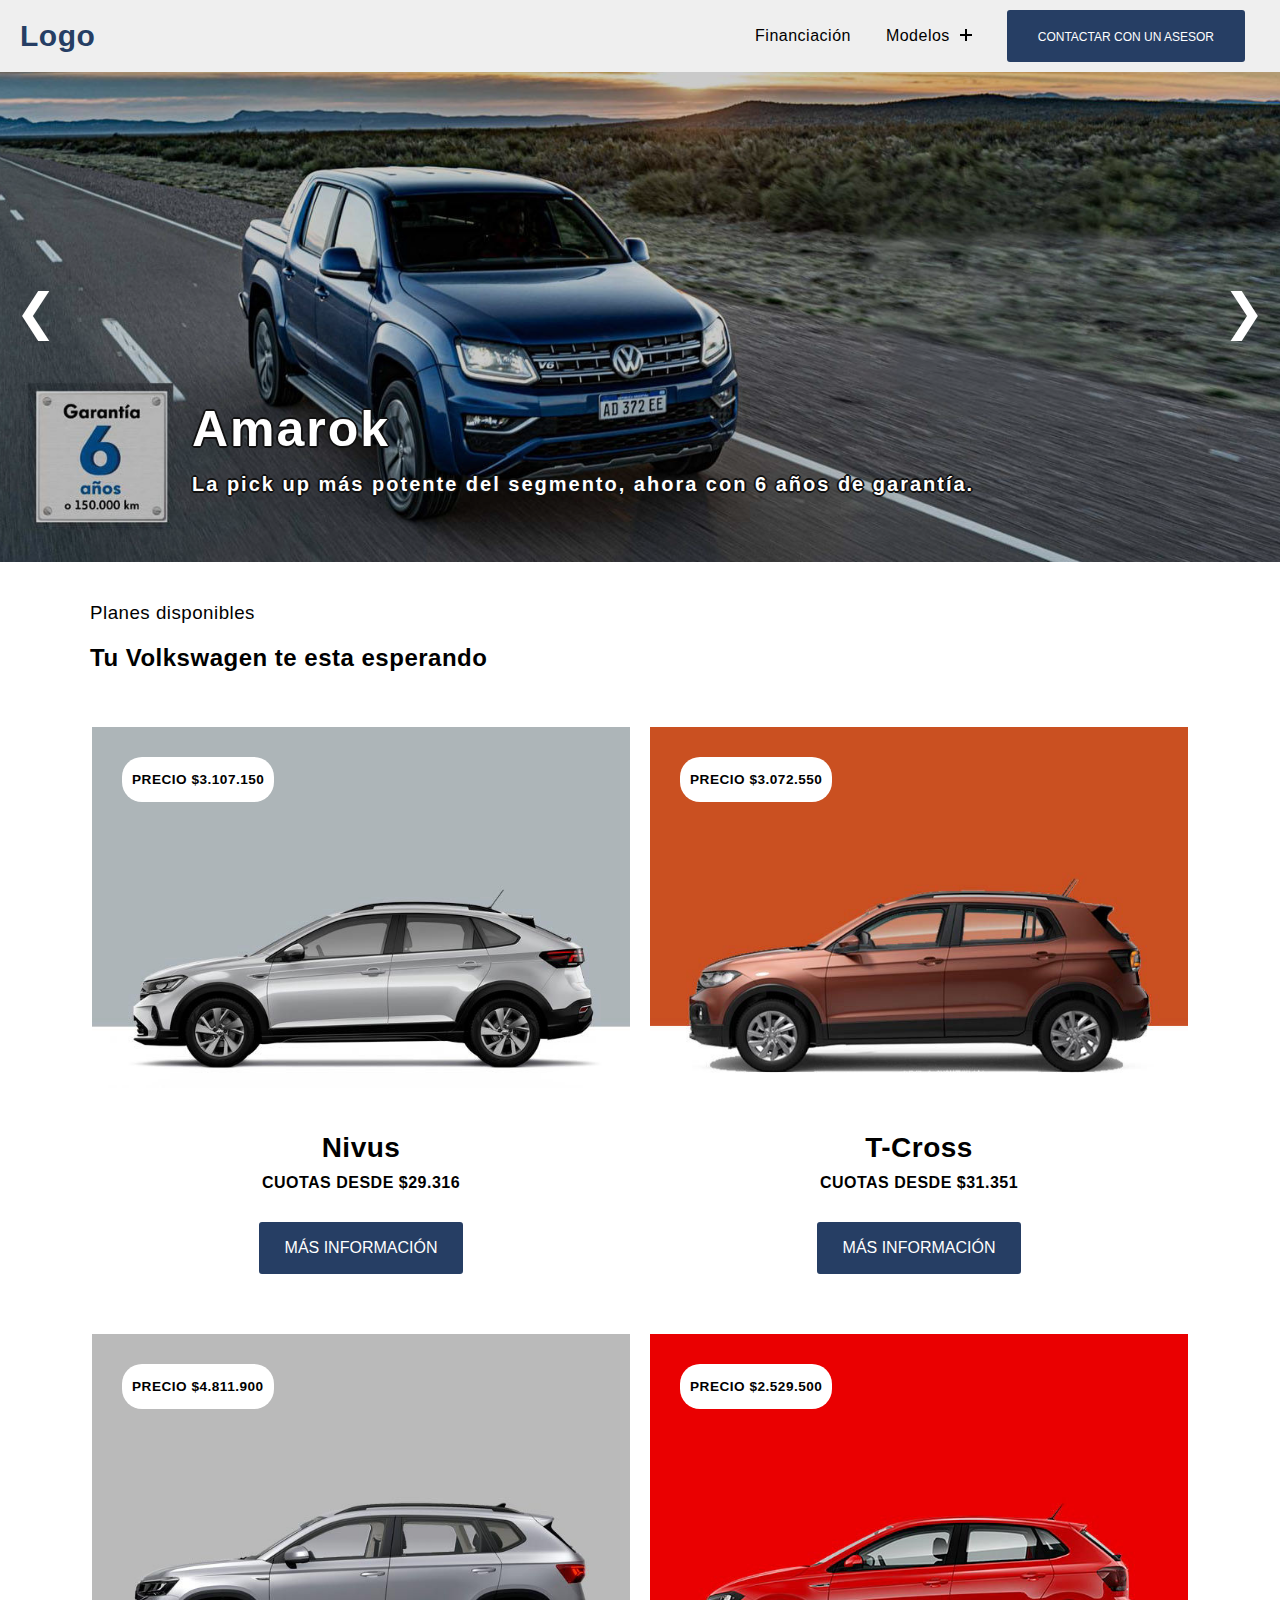
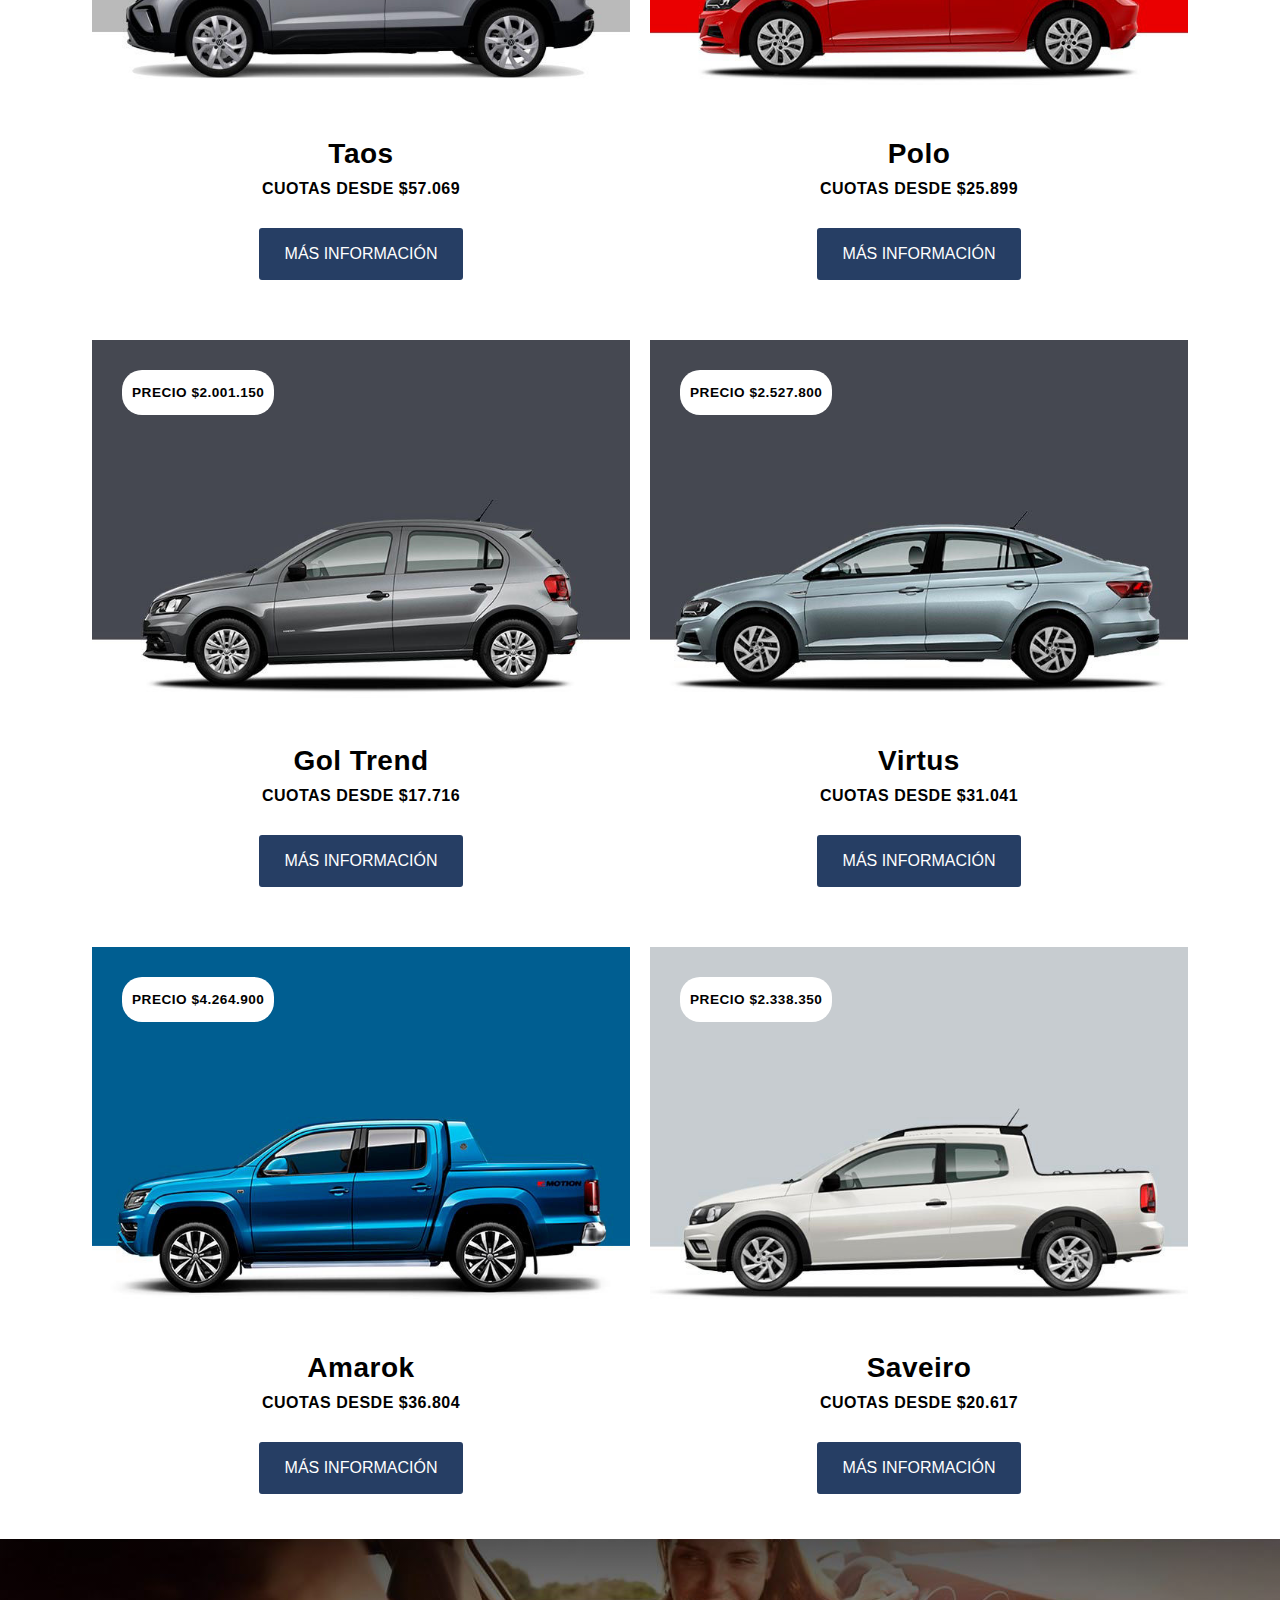
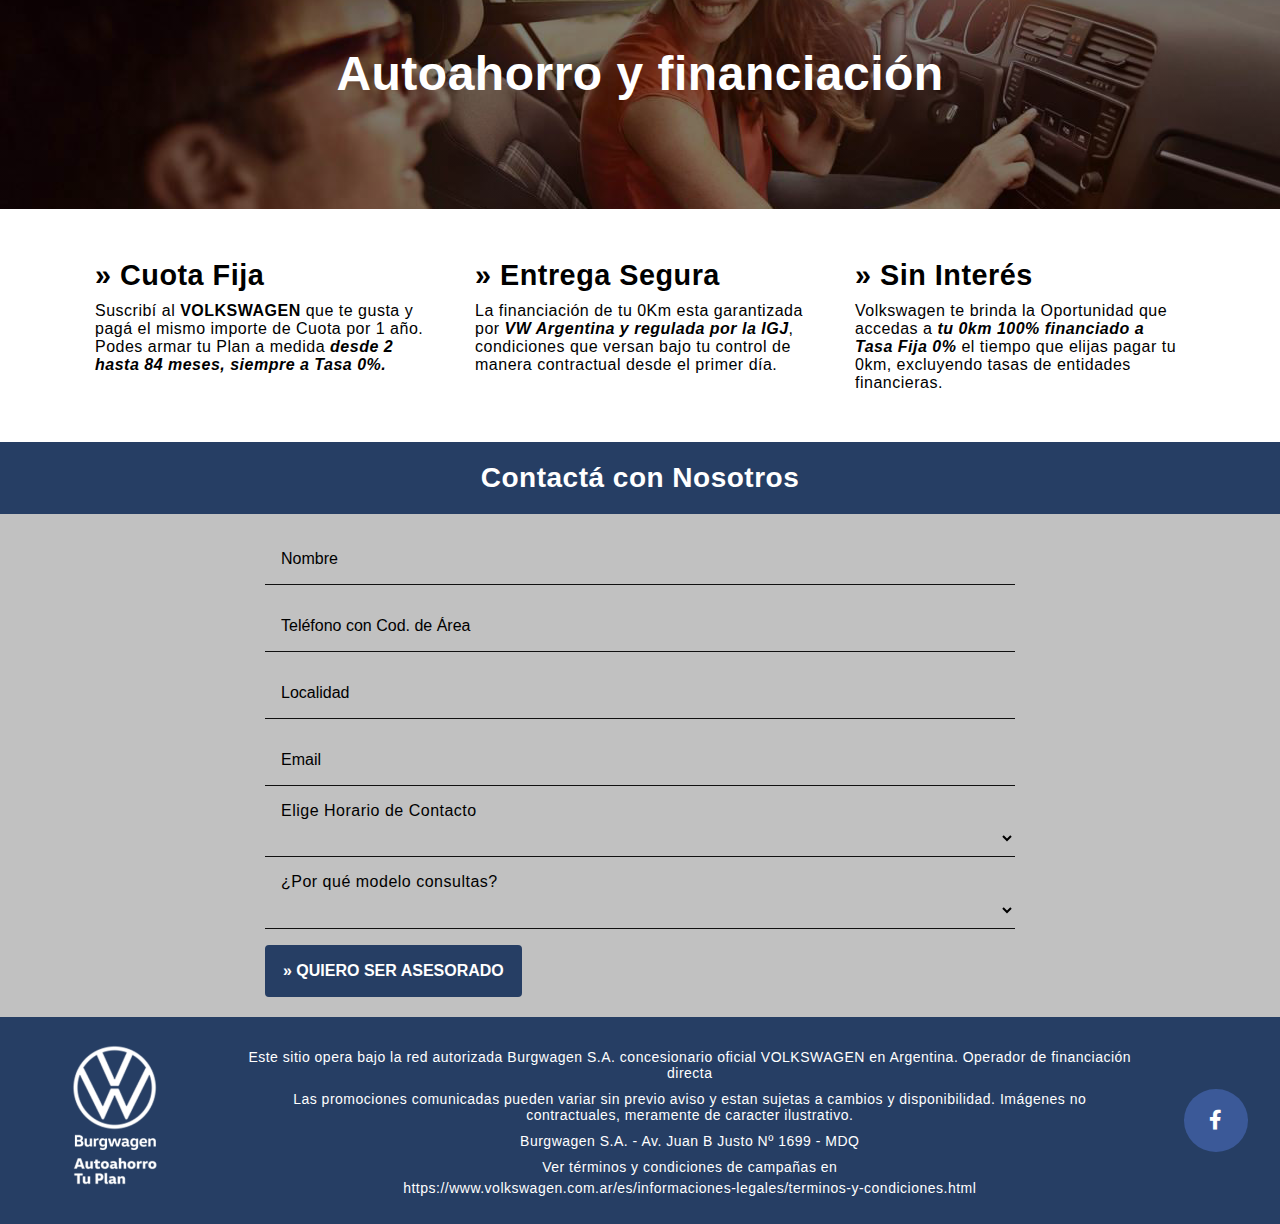
<file: index.html>
<!DOCTYPE html>
<html lang="en">
  <head>
    <meta charset="UTF-8" />
    <meta http-equiv="X-UA-Compatible" content="IE=edge" />
    <meta name="viewport" content="width=device-width, initial-scale=1.0" />
    <meta
      name="description"
      content="Subite a tu 0km VOLKSWAGEN en Cuotas sin Interés | OPORTUNIDAD | Comprá directo de fábrica • Conocé Autoahorro • Modelos: Polo, T-Cross, Take Up!, Virtus, Gol, Saveiro, Amarok » Ver Más"
    />
    <title>Autoahorro • Burgwagen S.A.</title>
    <link rel="stylesheet" href="style.css" />
    <link
      rel="stylesheet"
      href="https://pro.fontawesome.com/releases/v5.10.0/css/all.css"
    />
  </head>
  <body>
    <header class="header">
      <div class="container">
        <div class="header-main">
          <div class="logo">
            <a href="#">Logo</a>
          </div>
          <div class="open-nav-menu">
            <span></span>
          </div>
          <div class="menu-overlay"></div>
          <!-- navigation menu start -->
          <nav class="nav-menu">
            <div class="close-nav-menu">
              <i class="fas fa-times"></i>
            </div>
            <ul class="menu">
              <li class="menu-item">
                <a href="#">Financiación</a>
              </li>
              <li class="menu-item menu-item-has-children">
                <a href="#" data-toggle="sub-menu"
                  >Modelos <i class="plus"></i
                ></a>
                <ul class="sub-menu">
                  <li class="menu-item"><a href="gol.html">Gol</a></li>
                  <li class="menu-item"><a href="polo.html">Polo</a></li>
                  <li class="menu-item"><a href="virtus.html">Virtus</a></li>
                  <li class="menu-item"><a href="#">Home 4</a></li>
                </ul>
              </li>
              <li class="menu-item">
                <button class="primary-btn">
                  <a class="white-color" href="#"> Contactar con un asesor</a>
                </button>
              </li>
            </ul>
          </nav>
          <!-- navigation menu end -->
        </div>
      </div>
    </header>
    <!-- header end -->
    <!--Main section-->
    <!---->
    <main class="container-slider">
      <div class="slider">
        <!-- fade css -->
        <div class="myslide ">
          <div class="txt">
            <h3>Amarok</h3>
            <p>La pick up más potente del segmento, ahora con 6 años de
              garantía.</p>
          </div>
          <img src="./assets/amarok-1560x600-sin-texto-1560x600.jpg" class="slider-img">
        </div>
        
        <div class="myslide ">
          <div class="txt">
            <h3>Nuevo NIVUS</h3>
            <p>Subite en Cuotas a Tasa 0%</p>
          </div>
          <img src="./assets/nivus-slides-1440x720-invertido-1440x720.jpg" class="slider-img">
        </div>
        
        <div class="myslide ">
          <div class="txt">
            <h3>Nuevo T-Cross</h3>
            <p>Más que un SUV, un SUVW.</p>
          </div>
          <img src="./assets/slide-t-cross-1560x600-sin-texto-1560x600.jpg" class="slider-img">
        </div>
        
        <div class="myslide ">
          <div class="txt">
            <h3>Nuevo TAOS</h3>
            <p>Tenela en Cuotas por Autoahorro</p>
          </div>
          <img src="./assets/taos-banner-ofl-ed-1384x500.jpg" class="slider-img" >
        </div>
        <a class="prev" onclick="plusSlides(-1)">&#10094;</a>
          <a class="next" onclick="plusSlides(1)">&#10095;</a>
      </div>
    </main>

    <section class="mt-40">
      <div class="container-w-1140">
        <div class="title-plans">
          <h3 class="text-light mb-20">Planes disponibles</h3>
          <h2>Tu Volkswagen te esta esperando</h2>
        </div>

        <article class="mt-40">
          <div class="card-container">
            <div class="card">
              <h3 class="price">PRECIO $3.107.150</h3>
              <img
                src="./assets/plan-13-11-710x476.jpg"
                alt=""
                class="card-img"
              />
              <div class="card-body">
                <h4 class="card-title mt-40">Nivus</h4>
                <p class="card-price">CUOTAS DESDE $29.316</p>
                <button class="primary-btn mt-20">Más Información</button>
              </div>
            </div>
            <div class="card">
              <h3 class="price">PRECIO $3.072.550</h3>
              <img
                src="./assets/plan-10-plan-10-710x476.jpg"
                alt=""
                class="card-img"
              />
              <div class="card-body">
                <h4 class="card-title mt-40">T-Cross</h4>
                <p class="card-price">CUOTAS DESDE $31.351</p>
                <button class="primary-btn mt-20">Más Información</button>
              </div>
            </div>
            <div class="card">
              <h3 class="price">PRECIO $4.811.900</h3>
              <img
                src="./assets/plan-14-taosplanes2-710x476.jpg"
                alt=""
                class="card-img"
              />
              <div class="card-body">
                <h4 class="card-title mt-40">Taos</h4>
                <p class="card-price">CUOTAS DESDE $57.069</p>
                <button class="primary-btn mt-20">Más Información</button>
              </div>
            </div>
            <div class="card">
              <h3 class="price">PRECIO $2.529.500</h3>
              <img
                src="./assets/plan-1-polo-710x476.jpg"
                alt=""
                class="card-img"
              />
              <div class="card-body">
                <h4 class="card-title mt-40">Polo</h4>
                <p class="card-price">CUOTAS DESDE $25.899</p>
                <button class="primary-btn mt-20">Más Información</button>
              </div>
            </div>
            <div class="card">
              <h3 class="price">PRECIO $2.001.150</h3>
              <img
                src="./assets/plan-2-gol2-710x476.jpg"
                alt=""
                class="card-img"
              />
              <div class="card-body">
                <h4 class="card-title mt-40">Gol Trend</h4>
                <p class="card-price">CUOTAS DESDE $17.716</p>
                <button class="primary-btn mt-20">Más Información</button>
              </div>
            </div>
            <div class="card">
              <h3 class="price">PRECIO $2.527.800</h3>
              <img
                src="./assets/plan-8-virtus-710x476.jpg"
                alt=""
                class="card-img"
              />
              <div class="card-body">
                <h4 class="card-title mt-40">Virtus</h4>
                <p class="card-price">CUOTAS DESDE $31.041</p>
                <button class="primary-btn mt-20">Más Información</button>
              </div>
            </div>
            <div class="card">
              <h3 class="price">PRECIO $4.264.900</h3>
              <img
                src="./assets/plan-9-amarok-710x476.jpg"
                alt=""
                class="card-img"
              />
              <div class="card-body">
                <h4 class="card-title mt-40">Amarok</h4>
                <p class="card-price">CUOTAS DESDE $36.804</p>
                <button class="primary-btn mt-20">Más Información</button>
              </div>
            </div>
            <div class="card">
              <h3 class="price">PRECIO $2.338.350</h3>
              <img
                src="./assets/plan-7-saveiro-blanca-710x476.jpg"
                alt=""
                class="card-img"
              />
              <div class="card-body">
                <h4 class="card-title mt-40">Saveiro</h4>
                <p class="card-price">CUOTAS DESDE $20.617</p>
                <button class="primary-btn mt-20">Más Información</button>
              </div>
            </div>
          </div>
        </article>
      </div>
    </section>

    <section class="banner">
      <h2 class="banner-title">Autoahorro y financiación</h2>
    </section>

    <section class="mt-20 container-w-1140">
      <article class="finance">
        <div class="card-finance">
          <h3 class="finance-title">» Cuota Fija</h3>
          <p class="finance-info">
            Suscribí al <span class="bold">VOLKSWAGEN</span> que te gusta y pagá el mismo importe de Cuota
            por 1 año. Podes armar tu Plan a medida <span class="bold cursive"> desde 2 hasta 84 meses,
            siempre a Tasa 0%.</span>
          </p>
        </div>
        <div class="card-finance">
          <h3 class="finance-title">» Entrega Segura</h3>
          <p class="finance-info">
            La financiación de tu 0Km esta garantizada por <span class="bold cursive">VW Argentina y
            regulada por la IGJ</span>, condiciones que versan bajo tu control de
            manera contractual desde el primer día.
          </p>
        </div>
        <div class="card-finance">
          <h3 class="finance-title">» Sin Interés</h3>
          <p class="finance-info">
            Volkswagen te brinda la Oportunidad que accedas a <span class="bold cursive">tu 0km 100%
            financiado a Tasa Fija 0%</span> el tiempo que elijas pagar tu 0km,
            excluyendo tasas de entidades financieras.
          </p>
        </div>
      </article>
    </section>
    <section class="mt-20 contact">
      <h2 class="contact-title">Contactá con Nosotros</h2>

      <div class="mt-20 container-750">
        <form action="saveFilm" method="POST">
          <input
            placeholder="Nombre"
            type="text"
            name="nombre"
            id="nombre"
            required
          />
          <input
            placeholder="Teléfono con Cod. de Área"
            type="text"
            name="tel"
            id="tel"
            required
          />
          <input
            placeholder="Localidad"
            type="text"
            name="localidad"
            id="localidad"
            required
          />
          <input
            placeholder="Email"
            type="text"
            name="mail"
            id="mail"
            required
          />

          <label for=""> Elige Horario de Contacto</label>
          <select
            class="select-option"
            type="text"
            id="genre"
            name="genre"
            required
            value=""
          >
            <option value=""></option>
            <option value="">12</option>
            <option value="">12</option>
          </select>
          <label for=""> ¿Por qué modelo consultas?</label>
          <select
            class="select-option"
            type="text"
            id="genre"
            name="genre"
            required
            value=""
          >
            <option value=""></option>
            <option value="">12</option>
            <option value="">12</option>
          </select>
          <input type="submit" value="» QUIERO SER ASESORADO" />
        </form>
      </div>
    </section>
    <footer class=" footer">
      <ul class="footer-content">
        <li class="logo-footer"><img src="./assets/h-163x163.png" alt=""></li>
        <li class="footer-text">
          <p>
            Este sitio opera bajo la red autorizada Burgwagen S.A. concesionario
            oficial VOLKSWAGEN en Argentina. Operador de financiación directa
          </p>
          <p>
            Las promociones comunicadas pueden variar sin previo aviso y estan
            sujetas a cambios y disponibilidad. Imágenes no contractuales,
            meramente de caracter ilustrativo.
          </p>
          <p>Burgwagen S.A. - Av. Juan B Justo Nº 1699 - MDQ</p>
          <p>Ver términos y condiciones de campañas en</p>
          <a href=""
            >https://www.volkswagen.com.ar/es/informaciones-legales/terminos-y-condiciones.html
          </a>
        </li>
        <li class="footer-social"><a href=""><i class="fab fa-facebook-f"></i></a></li>
      </ul>
    </footer>
    <script src="./app.js"></script>
    <script src="./slider.js"></script>
  </body>
</html>
</file>
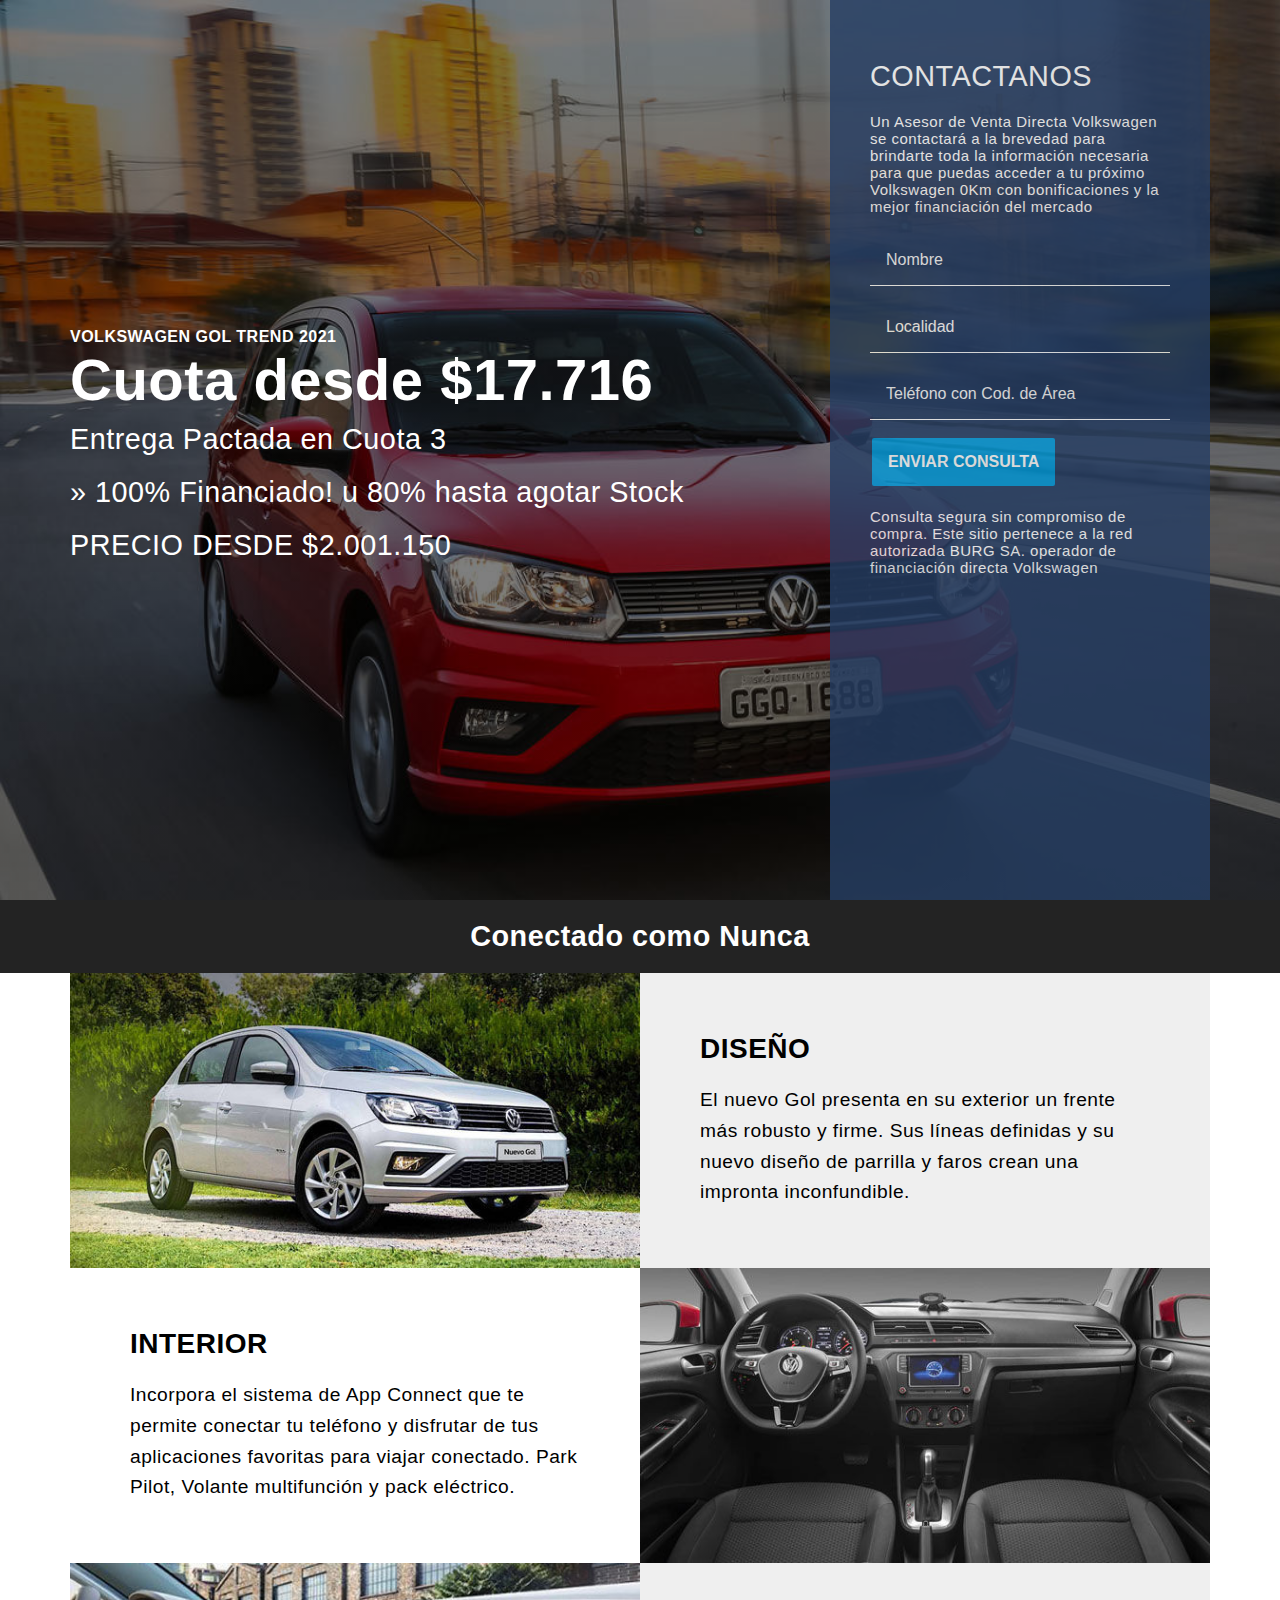
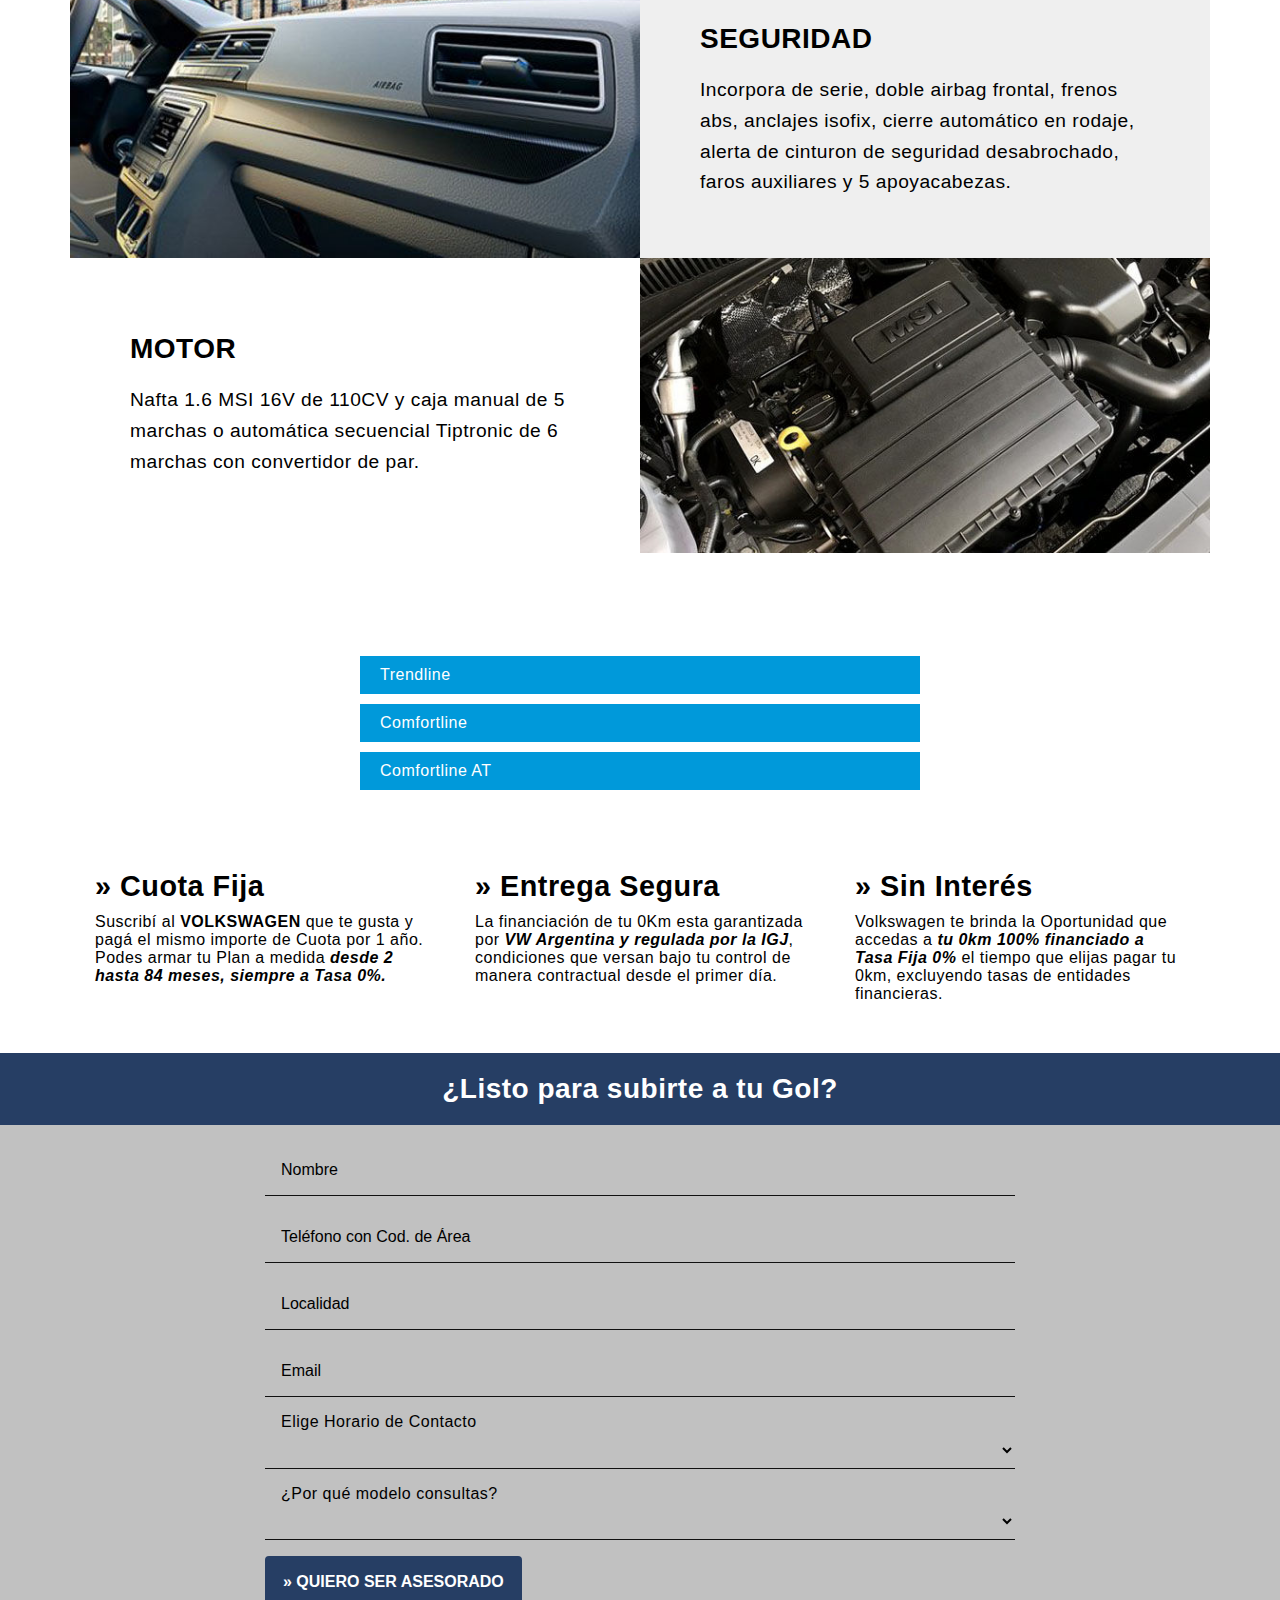
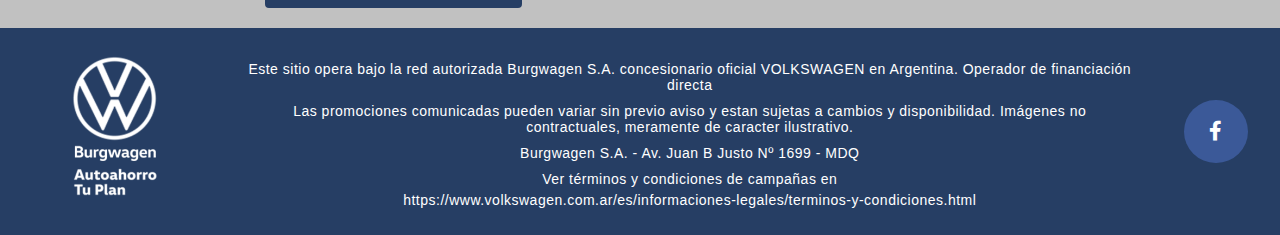
<file: gol.html>
<!DOCTYPE html>
<html lang="en">
  <head>
    <meta charset="UTF-8" />
    <meta http-equiv="X-UA-Compatible" content="IE=edge" />
    <meta name="viewport" content="width=device-width, initial-scale=1.0" />
    <title>Gol</title>
    <meta
      name="description"
      content="Conocé el Nuevo GOL | OPORTUNIDADES | AutoAhorro 84 Meses | Financiación directa de fábrica Tasa Fija 0% | » Ver Más"
    />
    <link rel="stylesheet" href="style.css" />
    <link
      rel="stylesheet"
      href="https://pro.fontawesome.com/releases/v5.10.0/css/all.css"
    />
  </head>
  <body>
    <section class="banner-gol parallax">
      <article class="section-modelo">
        <div class="banner-description">
          <h2 class="modelo">VOLKSWAGEN GOL TREND 2021</h2>
          <h3 class="modelo-precio">Cuota desde $17.716</h3>
          <h3 class="modelo-cuota">Entrega Pactada en Cuota 3</h3>
          <h3 class="modelo-cuota">
            » 100% Financiado! u 80% hasta agotar Stock
          </h3>
          <h3 class="modelo-cuota">PRECIO DESDE $2.001.150</h3>
        </div>
        <div class="banner-form">
          <h3>CONTACTANOS</h3>
          <p>
            Un Asesor de Venta Directa Volkswagen se contactará a la brevedad
            para brindarte toda la información necesaria para que puedas acceder
            a tu próximo Volkswagen 0Km con bonificaciones y la mejor
            financiación del mercado
          </p>
          <form class="form-banner" action="saveFilm" method="POST">
            <input
              class="form-gol"
              placeholder="Nombre"
              type="text"
              name="nombre"
              id="nombre"
              required
            />
            <input
              placeholder="Localidad"
              type="text"
              name="localidad"
              id="localidad"
              required
            />
            <input
              placeholder="Teléfono con Cod. de Área"
              type="text"
              name="tel"
              id="tel"
              required
            />
            <input type="submit" value="ENVIAR CONSULTA" />
            
          </form>
          <p>
              Consulta segura sin compromiso de compra. Este sitio pertenece a
              la red autorizada BURG SA. operador de financiación directa
              Volkswagen
            </p>
        </div>
      </article>
    </section>
    <section class="description-model">
      <h2>Conectado como Nunca</h2>
      <article class="section-modelo">
        <div class="info-modelo reverse">
          <img
            class="model-img"
            src="./assets/volkswagen-gol-2020-600x310.jpg"
            alt=""
            srcset=""
          />
          <div class="description-text">
            <h3>DISEÑO</h3>
            <p>
              El nuevo Gol presenta en su exterior un frente más robusto y
              firme. Sus líneas definidas y su nuevo diseño de parrilla y faros
              crean una impronta inconfundible.
            </p>
          </div>
        </div>
        <div class="info-modelo">
          <div class="description-text">
            <h3>INTERIOR</h3>
            <p>
              Incorpora el sistema de App Connect que te permite conectar tu
              teléfono y disfrutar de tus aplicaciones favoritas para viajar
              conectado. Park Pilot, Volante multifunción y pack eléctrico.
            </p>
          </div>
          <img
            class="model-img"
            src="./assets/volkswagen-gol-2020-1-600x310.jpg"
            alt=""
            srcset=""
          />
        </div>
        <div class="info-modelo reverse">
          <img
            class="model-img"
            src="./assets/diseno-600x310.jpg"
            alt=""
            srcset=""
          />
          <div class="description-text">
            <h3>SEGURIDAD</h3>
            <p>
              Incorpora de serie, doble airbag frontal, frenos abs, anclajes
              isofix, cierre automático en rodaje, alerta de cinturon de
              seguridad desabrochado, faros auxiliares y 5 apoyacabezas.
            </p>
          </div>
        </div>
        <div class="info-modelo">
          <div class="description-text">
            <h3>MOTOR</h3>
            <p>
              Nafta 1.6 MSI 16V de 110CV y caja manual de 5 marchas o automática
              secuencial Tiptronic de 6 marchas con convertidor de par.
            </p>
          </div>
          <img
            class="model-img"
            src="./assets/img-3062-600x310.jpg"
            alt=""
            srcset=""
          />
        </div>
      </article>
    </section>
    <section class="model-version parallax">
      <h2 class="title-version">Versiones Disponibles</h2>
      <article class="accordion">
        <div class="version-box">
          <div class="label">Trendline</div>
          <div class="content-version">
            <ul>
              <li>» Motor 1.6 L de 101 CV</li>
              <li>» Llantas de 15"</li>
              <li>» Cierre centralizado</li>
              <li>» Alzacristales delanteros eléctricos</li>
              <li>» Anclajes ISOFIX</li>
            </ul>
          </div>
        </div>
        <div class="version-box">
          <div class="label">Comfortline</div>
          <div class="content-version">
            <ul>
              <li>» Motor 1.6 L de 101 CV</li>
              <li>» Pantalla de 6,5" con App Connect</li>
              <li>» Volante multifunción</li>
              <li>» Cierre centralizado con control</li>
              <li>» Sensores de estacionamiento</li>
            </ul>
          </div>
        </div>
        <div class="version-box">
          <div class="label">Comfortline AT</div>
          <div class="content-version">
            <ul>
              <li>» Motor 1.6 L de 101 CV</li>
              <li>» Caja Tiptronic de 6 velocidades</li>
              <li>» Pantalla de 6,5" con App Connect</li>
              <li>» Volante multifunción</li>
              <li>» Cierre centralizado con control</li>
              <li>» Sensores de estacionamiento</li>
            </ul>
          </div>
        </div>
      </article>
    </section>

    <section class="mt-20 container-w-1140">
      <article class="finance">
        <div class="card-finance">
          <h3 class="finance-title">» Cuota Fija</h3>
          <p class="finance-info">
            Suscribí al <span class="bold">VOLKSWAGEN</span> que te gusta y pagá el mismo importe de Cuota
            por 1 año. Podes armar tu Plan a medida <span class="bold cursive"> desde 2 hasta 84 meses,
            siempre a Tasa 0%.</span>
          </p>
        </div>
        <div class="card-finance">
          <h3 class="finance-title">» Entrega Segura</h3>
          <p class="finance-info">
            La financiación de tu 0Km esta garantizada por <span class="bold cursive">VW Argentina y
            regulada por la IGJ</span>, condiciones que versan bajo tu control de
            manera contractual desde el primer día.
          </p>
        </div>
        <div class="card-finance">
          <h3 class="finance-title">» Sin Interés</h3>
          <p class="finance-info">
            Volkswagen te brinda la Oportunidad que accedas a <span class="bold cursive">tu 0km 100%
            financiado a Tasa Fija 0%</span> el tiempo que elijas pagar tu 0km,
            excluyendo tasas de entidades financieras.
          </p>
        </div>
      </article>
    </section>
    <section class="mt-20 contact">
      <h2 class="contact-title">¿Listo para subirte a tu Gol?</h2>

      <div class="mt-20 container-750">
        <form action="saveFilm" method="POST">
          <input
            placeholder="Nombre"
            type="text"
            name="nombre"
            id="nombre"
            required
          />
          <input
            placeholder="Teléfono con Cod. de Área"
            type="text"
            name="tel"
            id="tel"
            required
          />
          <input
            placeholder="Localidad"
            type="text"
            name="localidad"
            id="localidad"
            required
          />
          <input
            placeholder="Email"
            type="text"
            name="mail"
            id="mail"
            required
          />

          <label for=""> Elige Horario de Contacto</label>
          <select
            class="select-option"
            type="text"
            id="genre"
            name="genre"
            required
            value=""
          >
            <option value=""></option>
            <option value="">12</option>
            <option value="">12</option>
          </select>
          <label for=""> ¿Por qué modelo consultas?</label>
          <select
            class="select-option"
            type="text"
            id="genre"
            name="genre"
            required
            value=""
          >
            <option value=""></option>
            <option value="">12</option>
            <option value="">12</option>
          </select>
          <input type="submit" value="» QUIERO SER ASESORADO" />
        </form>
      </div>
    </section>
    <footer class="footer">
      <ul class="footer-content">
        <li class="logo-footer"><img src="./assets/h-163x163.png" alt="" /></li>
        <li class="footer-text">
          <p>
            Este sitio opera bajo la red autorizada Burgwagen S.A. concesionario
            oficial VOLKSWAGEN en Argentina. Operador de financiación directa
          </p>
          <p>
            Las promociones comunicadas pueden variar sin previo aviso y estan
            sujetas a cambios y disponibilidad. Imágenes no contractuales,
            meramente de caracter ilustrativo.
          </p>
          <p>Burgwagen S.A. - Av. Juan B Justo Nº 1699 - MDQ</p>
          <p>Ver términos y condiciones de campañas en</p>
          <a href=""
            >https://www.volkswagen.com.ar/es/informaciones-legales/terminos-y-condiciones.html
          </a>
        </li>
        <li class="footer-social">
          <a href=""><i class="fab fa-facebook-f"></i></a>
        </li>
      </ul>
    </footer>
    <script src="./utils.js"></script>
  </body>
</html>
</file>
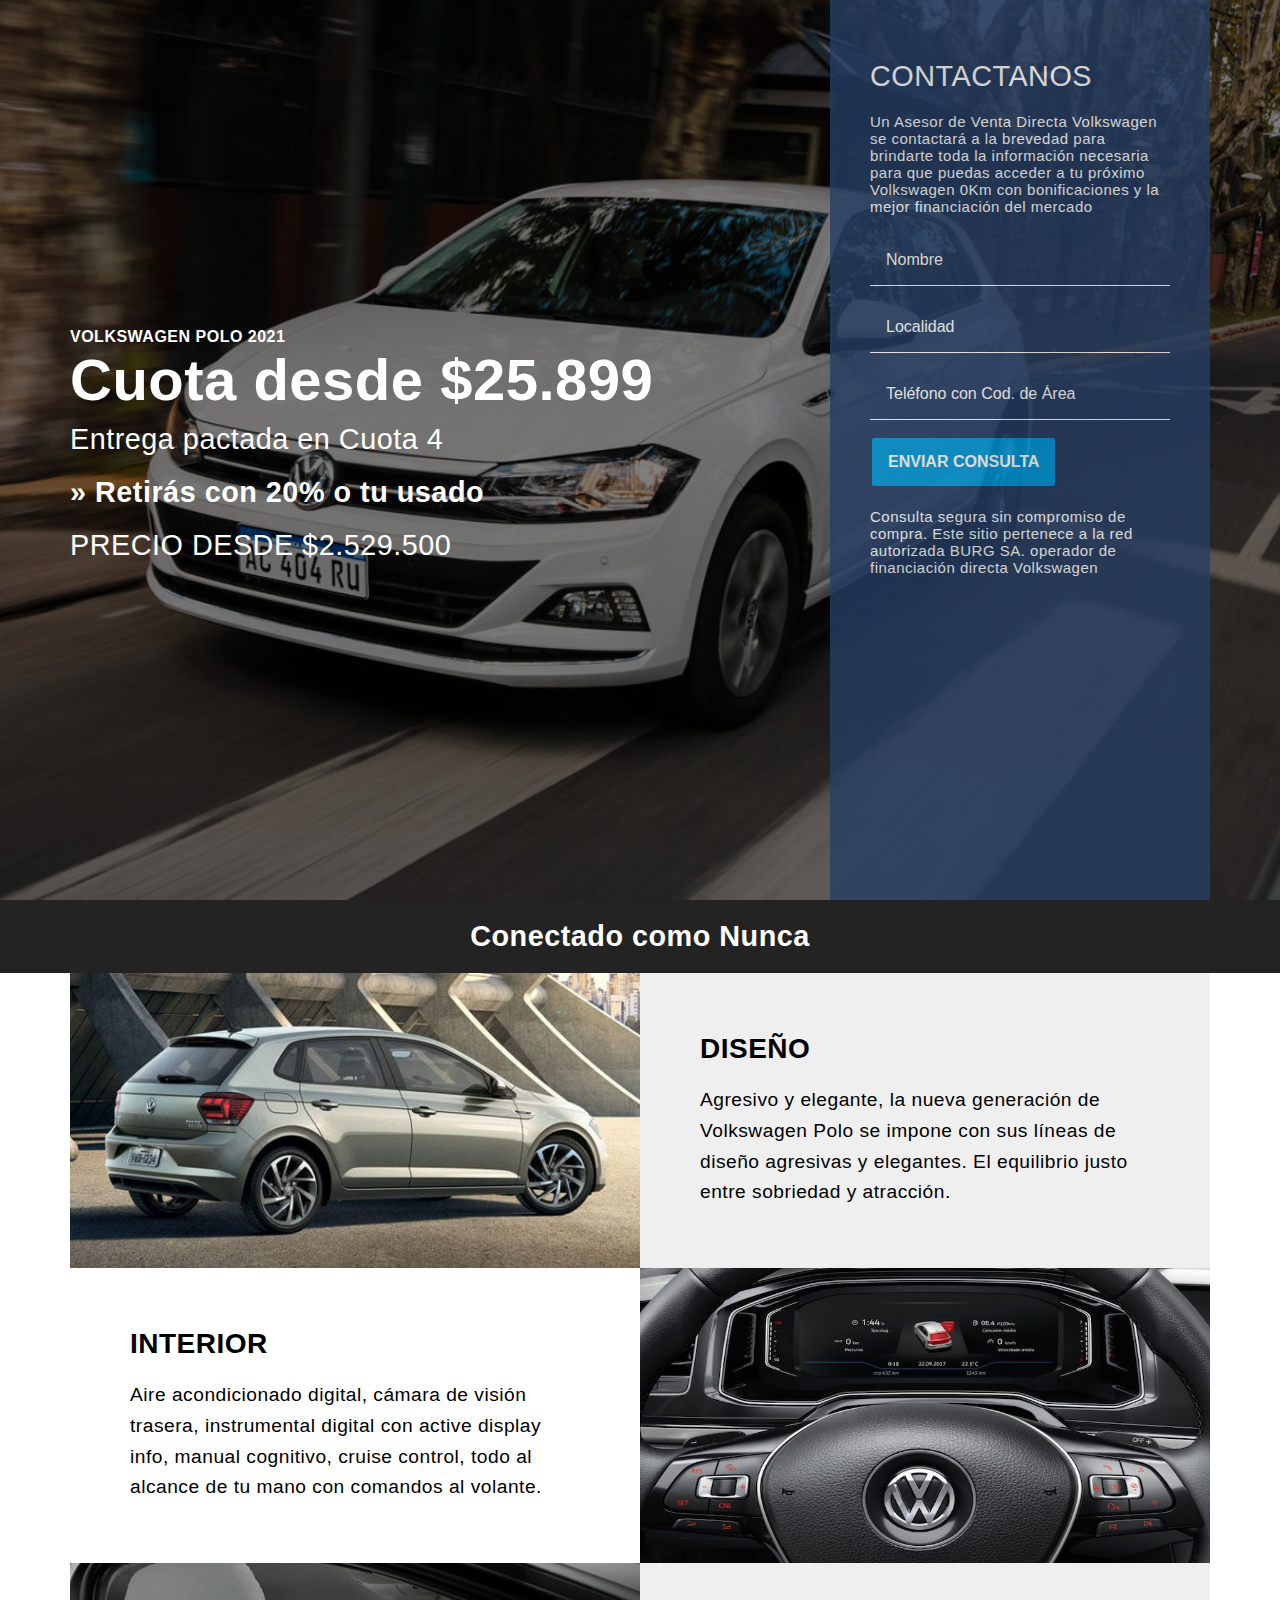
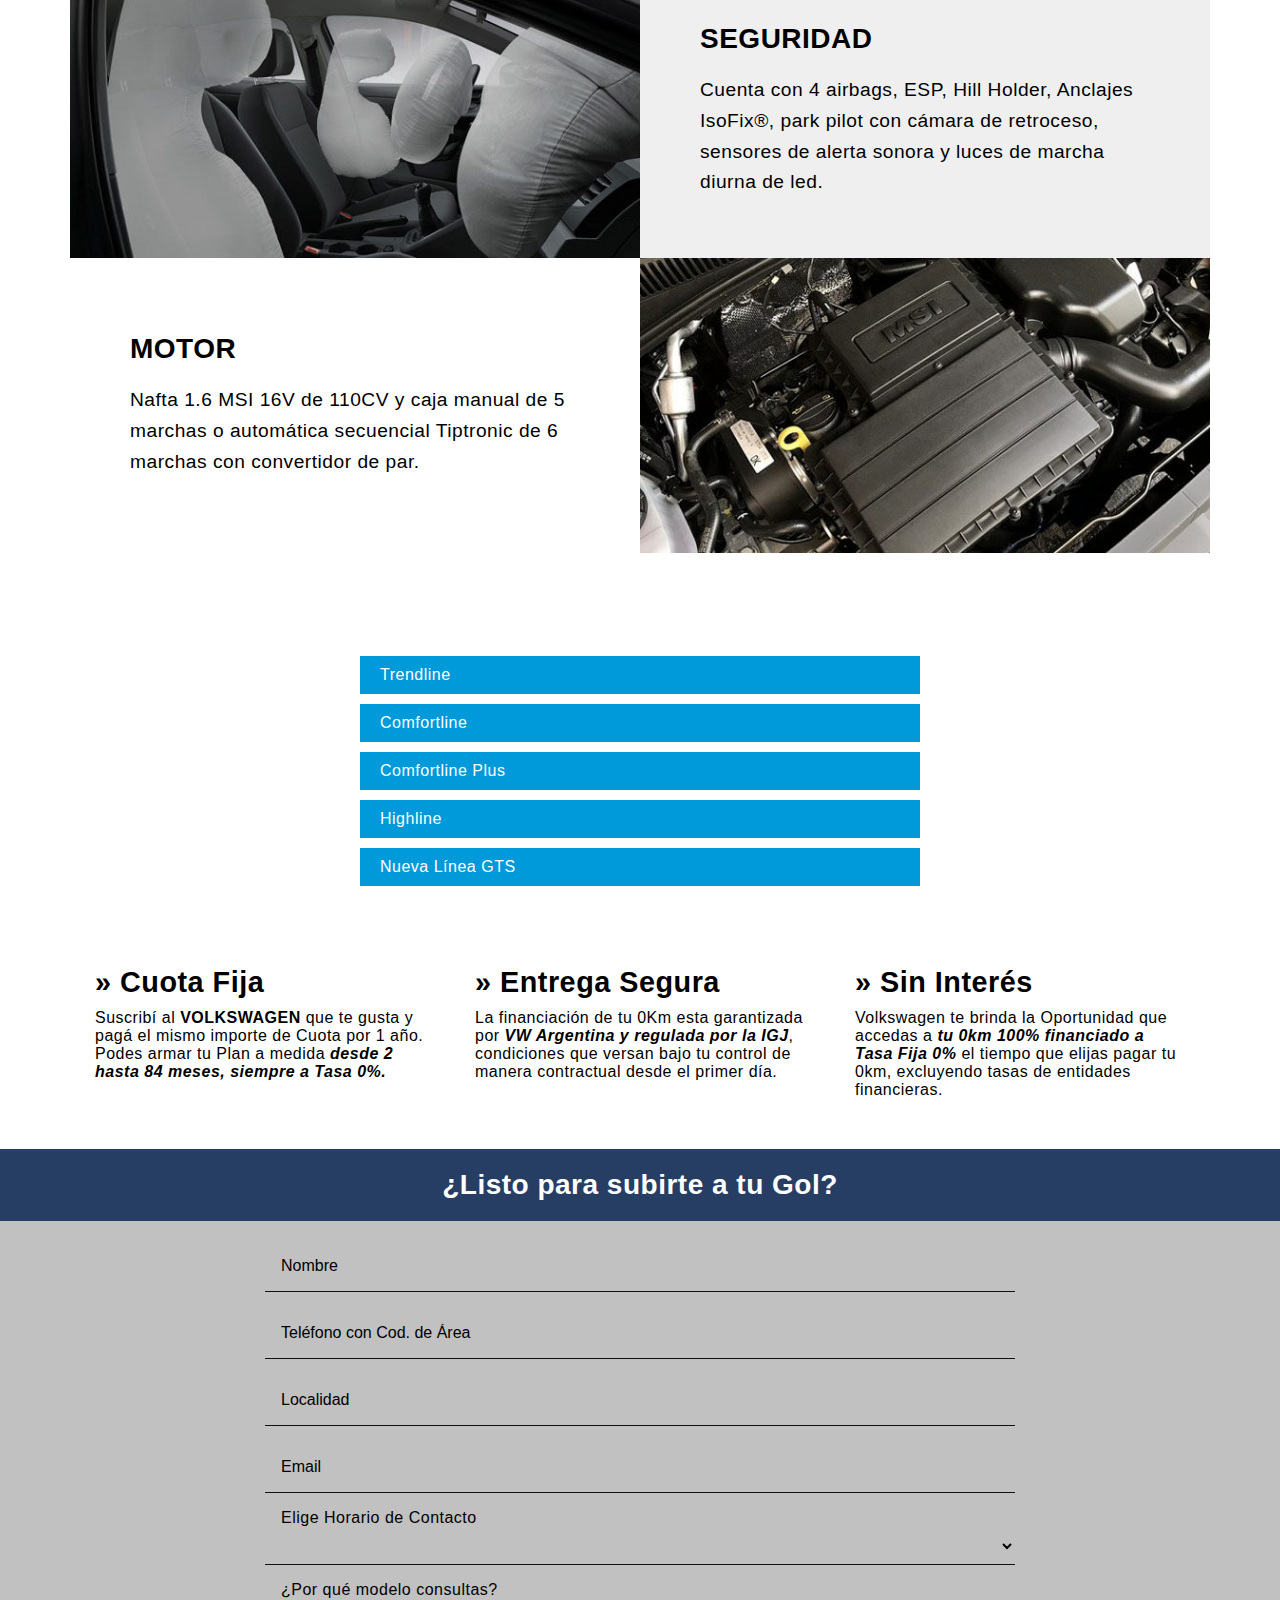
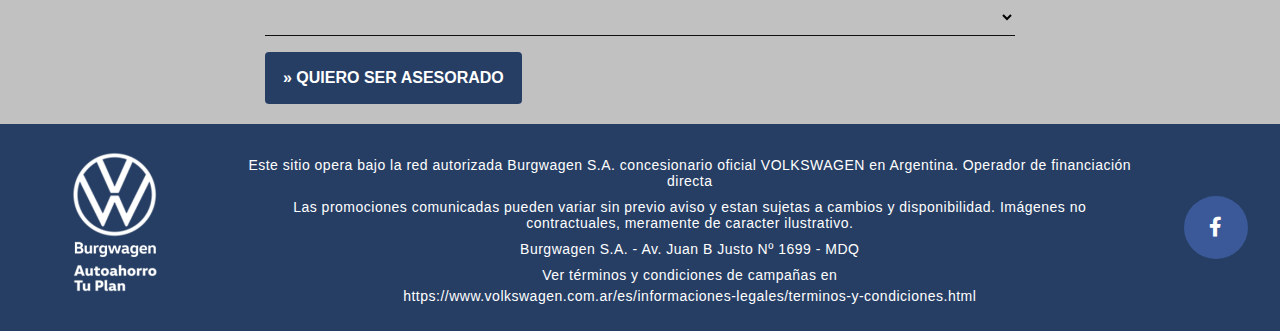
<file: polo.html>
<!DOCTYPE html>
<html lang="en">
  <head>
    <meta charset="UTF-8" />
    <meta http-equiv="X-UA-Compatible" content="IE=edge" />
    <meta name="viewport" content="width=device-width, initial-scale=1.0" />
    <title>Polo</title>
    <meta
      name="description"
      content="Conocé el Nuevo GOL | OPORTUNIDADES | AutoAhorro 84 Meses | Financiación directa de fábrica Tasa Fija 0% | » Ver Más"
    />
    <link rel="stylesheet" href="style.css" />
    <link
      rel="stylesheet"
      href="https://pro.fontawesome.com/releases/v5.10.0/css/all.css"
    />
  </head>
  <body>
    <section class="banner-polo parallax">
      <article class="section-modelo">
        <div class="banner-description">
          <h2 class="modelo">VOLKSWAGEN POLO 2021</h2>
          <h3 class="modelo-precio">Cuota desde $25.899</h3>
          <h3 class="modelo-cuota">Entrega pactada en Cuota 4</h3>
          <h3 class="modelo-cuota bold">» Retirás con 20% o tu usado</h3>
          <h3 class="modelo-cuota">PRECIO DESDE $2.529.500</h3>
        </div>
        <div class="banner-form">
          <h3>CONTACTANOS</h3>
          <p>
            Un Asesor de Venta Directa Volkswagen se contactará a la brevedad
            para brindarte toda la información necesaria para que puedas acceder
            a tu próximo Volkswagen 0Km con bonificaciones y la mejor
            financiación del mercado
          </p>
          <form class="form-banner" action="saveFilm" method="POST">
            <input
              class="form-gol"
              placeholder="Nombre"
              type="text"
              name="nombre"
              id="nombre"
              required
            />
            <input
              placeholder="Localidad"
              type="text"
              name="localidad"
              id="localidad"
              required
            />
            <input
              placeholder="Teléfono con Cod. de Área"
              type="text"
              name="tel"
              id="tel"
              required
            />
            <input type="submit" value="ENVIAR CONSULTA" />
          </form>
          <p>
            Consulta segura sin compromiso de compra. Este sitio pertenece a la
            red autorizada BURG SA. operador de financiación directa Volkswagen
          </p>
        </div>
      </article>
    </section>
    <section class="description-model">
      <h2>Conectado como Nunca</h2>
      <article class="section-modelo">
        <div class="info-modelo reverse">
          <img
            class="model-img"
            src="./assets/polo-2020-4-600x310.jpg"
            alt=""
            srcset=""
          />
          <div class="description-text">
            <h3>DISEÑO</h3>
            <p>
              Agresivo y elegante, la nueva generación de Volkswagen Polo se
              impone con sus líneas de diseño agresivas y elegantes. El
              equilibrio justo entre sobriedad y atracción.
            </p>
          </div>
        </div>
        <div class="info-modelo">
          <div class="description-text">
            <h3>INTERIOR</h3>
            <p>
              Aire acondicionado digital, cámara de visión trasera, instrumental
              digital con active display info, manual cognitivo, cruise control,
              todo al alcance de tu mano con comandos al volante.
            </p>
          </div>
          <img class="model-img model-min-width" src="./assets/polo-int.jpg" alt="" srcset="" />
        </div>
        <div class="info-modelo reverse">
          <img
            class="model-img"
            src="./assets/polo-2020-3-600x310.jpg"
            alt=""
            srcset=""
          />
          <div class="description-text">
            <h3>SEGURIDAD</h3>
            <p>
              Cuenta con 4 airbags, ESP, Hill Holder, Anclajes IsoFix®, park
              pilot con cámara de retroceso, sensores de alerta sonora y luces
              de marcha diurna de led.
            </p>
          </div>
        </div>
        <div class="info-modelo">
          <div class="description-text">
            <h3>MOTOR</h3>
            <p>
              Nafta 1.6 MSI 16V de 110CV y caja manual de 5 marchas o automática
              secuencial Tiptronic de 6 marchas con convertidor de par.
            </p>
          </div>
          <img
            class="model-img"
            src="./assets/img-3062-600x310.jpg"
            alt=""
            srcset=""
          />
        </div>
      </article>
    </section>
    <section class="model-version-polo parallax">
      <h2 class="title-version">Versiones Disponibles</h2>
      <article class="accordion">
        <div class="version-box">
          <div class="label">Trendline</div>
          <div class="content-version">
            <ul>
              <li>» Caja Manual o Automática</li>
              <li>» Pantalla de 6,5" con App Conect</li>
              <li>» Asistente de Arranque en Pendiente</li>
              <li>» Anclajes IsoFix</li>
              <li>» Volante Multifunción</li>
              <li>» Cierre centralizado con Comando a distancia</li>
            </ul>
          </div>
        </div>
        <div class="version-box">
          <div class="label">Comfortline</div>
          <div class="content-version">
            <ul>
              <li>» Caja Manual de 5 velocidades</li>
              <li>» Pantalla de 6,5" con App Conect</li>
              <li>» Volante Multifunción</li>
              <li>» Sensores de Estacionamiento trasero</li>
              <li>» Detalles exteriores cromados</li>
              <li>» Faros Antiniebla con función cornering light</li>
            </ul>
          </div>
        </div>
        <div class="version-box">
          <div class="label">Comfortline Plus</div>
          <div class="content-version">
            <ul>
              <li>» Caja Automática de 6 velocidades</li>
              <li>» Volantes con leva de cambio </li>
              <li>» Llantas de 16"</li>
              <li>» Sensores de Estacionamiento trasero</li>
              <li>» Faros Antiniebla con función cornering light</li>
            </ul>
          </div>
        </div>
        <div class="version-box">
          <div class="label">Highline</div>
          <div class="content-version">
            <ul>
              <li>» Caja Manual o Automática</li>
              <li>» Climatizador digital</li>
              <li>» Tablero digital Active info Display</li>
              <li>» Pantalla de 8" con App Connect</li>
              <li>» Cámara de visión trasera</li>
              <li>» Apertura y arranque sin llave</li>
            </ul>
          </div>
        </div>
        <div class="version-box">
          <div class="label">Nueva Línea GTS</div>
          <div class="content-version">
            <ul>
              <li>» Motor Nafta 1.4 Turbo de 150 cv y 250 Nm</li>
              <li>» Caja automática Tiptronic de 6 velocidades</li>
              <li>» Tablero digital Active info display</li>
              <li>» Llantas de aleación de 18"</li>
              <li>» Faros 100% led</li>
              <li>» Discover Media con pantalla 8"</li>
              <li>» Control de Estabilidad y Hill Hold</li>
              <li>» 4 Airbags</li>
              <li>» Selector de perfil de conducción</li>
            </ul>
          </div>
        </div>
      </article>
    </section>

    <section class="mt-20 container-w-1140">
      <article class="finance">
        <div class="card-finance">
          <h3 class="finance-title">» Cuota Fija</h3>
          <p class="finance-info">
            Suscribí al <span class="bold">VOLKSWAGEN</span> que te gusta y pagá
            el mismo importe de Cuota por 1 año. Podes armar tu Plan a medida
            <span class="bold cursive">
              desde 2 hasta 84 meses, siempre a Tasa 0%.</span
            >
          </p>
        </div>
        <div class="card-finance">
          <h3 class="finance-title">» Entrega Segura</h3>
          <p class="finance-info">
            La financiación de tu 0Km esta garantizada por
            <span class="bold cursive">VW Argentina y regulada por la IGJ</span
            >, condiciones que versan bajo tu control de manera contractual
            desde el primer día.
          </p>
        </div>
        <div class="card-finance">
          <h3 class="finance-title">» Sin Interés</h3>
          <p class="finance-info">
            Volkswagen te brinda la Oportunidad que accedas a
            <span class="bold cursive"
              >tu 0km 100% financiado a Tasa Fija 0%</span
            >
            el tiempo que elijas pagar tu 0km, excluyendo tasas de entidades
            financieras.
          </p>
        </div>
      </article>
    </section>
    <section class="mt-20 contact">
      <h2 class="contact-title">¿Listo para subirte a tu Gol?</h2>

      <div class="mt-20 container-750">
        <form action="saveFilm" method="POST">
          <input
            placeholder="Nombre"
            type="text"
            name="nombre"
            id="nombre"
            required
          />
          <input
            placeholder="Teléfono con Cod. de Área"
            type="text"
            name="tel"
            id="tel"
            required
          />
          <input
            placeholder="Localidad"
            type="text"
            name="localidad"
            id="localidad"
            required
          />
          <input
            placeholder="Email"
            type="text"
            name="mail"
            id="mail"
            required
          />

          <label for=""> Elige Horario de Contacto</label>
          <select
            class="select-option"
            type="text"
            id="genre"
            name="genre"
            required
            value=""
          >
            <option value=""></option>
            <option value="">12</option>
            <option value="">12</option>
          </select>
          <label for=""> ¿Por qué modelo consultas?</label>
          <select
            class="select-option"
            type="text"
            id="genre"
            name="genre"
            required
            value=""
          >
            <option value=""></option>
            <option value="">12</option>
            <option value="">12</option>
          </select>
          <input type="submit" value="» QUIERO SER ASESORADO" />
        </form>
      </div>
    </section>
    <footer class="footer">
      <ul class="footer-content">
        <li class="logo-footer"><img src="./assets/h-163x163.png" alt="" /></li>
        <li class="footer-text">
          <p>
            Este sitio opera bajo la red autorizada Burgwagen S.A. concesionario
            oficial VOLKSWAGEN en Argentina. Operador de financiación directa
          </p>
          <p>
            Las promociones comunicadas pueden variar sin previo aviso y estan
            sujetas a cambios y disponibilidad. Imágenes no contractuales,
            meramente de caracter ilustrativo.
          </p>
          <p>Burgwagen S.A. - Av. Juan B Justo Nº 1699 - MDQ</p>
          <p>Ver términos y condiciones de campañas en</p>
          <a href=""
            >https://www.volkswagen.com.ar/es/informaciones-legales/terminos-y-condiciones.html
          </a>
        </li>
        <li class="footer-social">
          <a href=""><i class="fab fa-facebook-f"></i></a>
        </li>
      </ul>
    </footer>
    <script src="./utils.js"></script>
  </body>
</html>
</file>
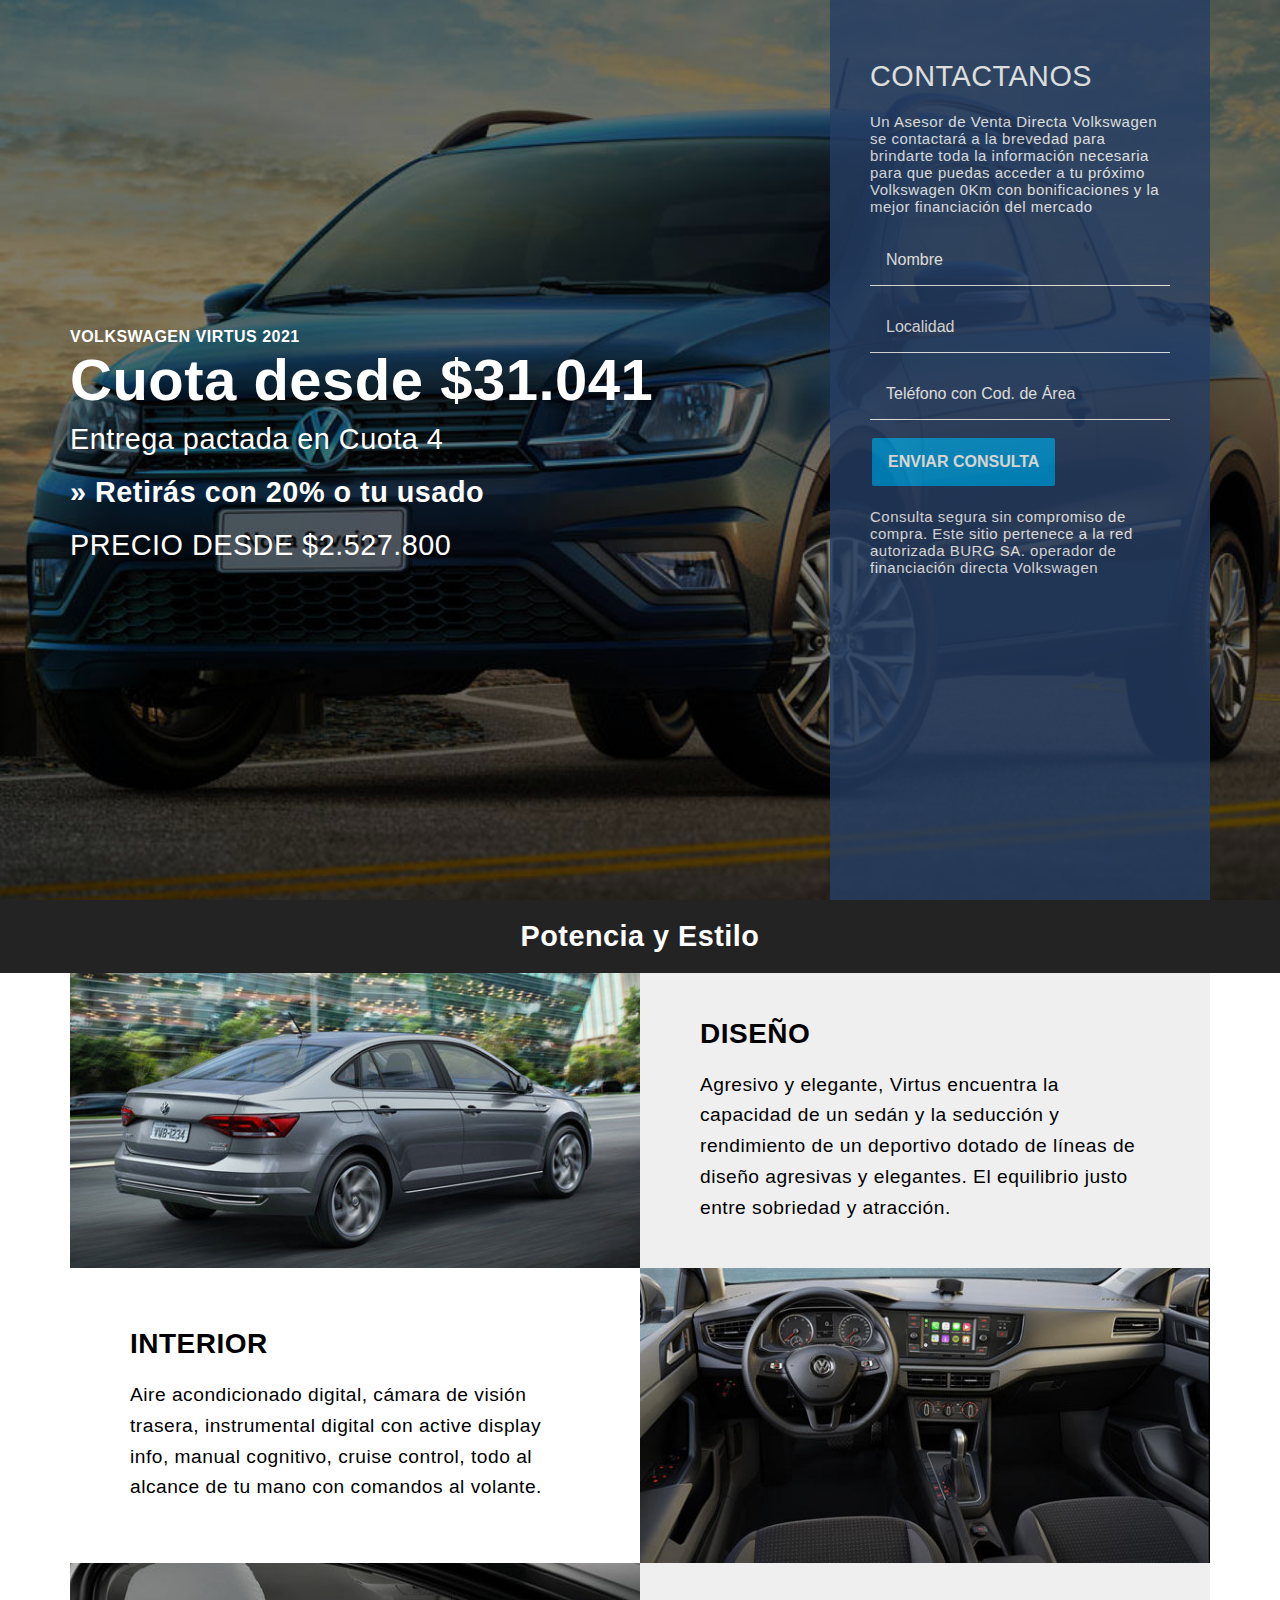
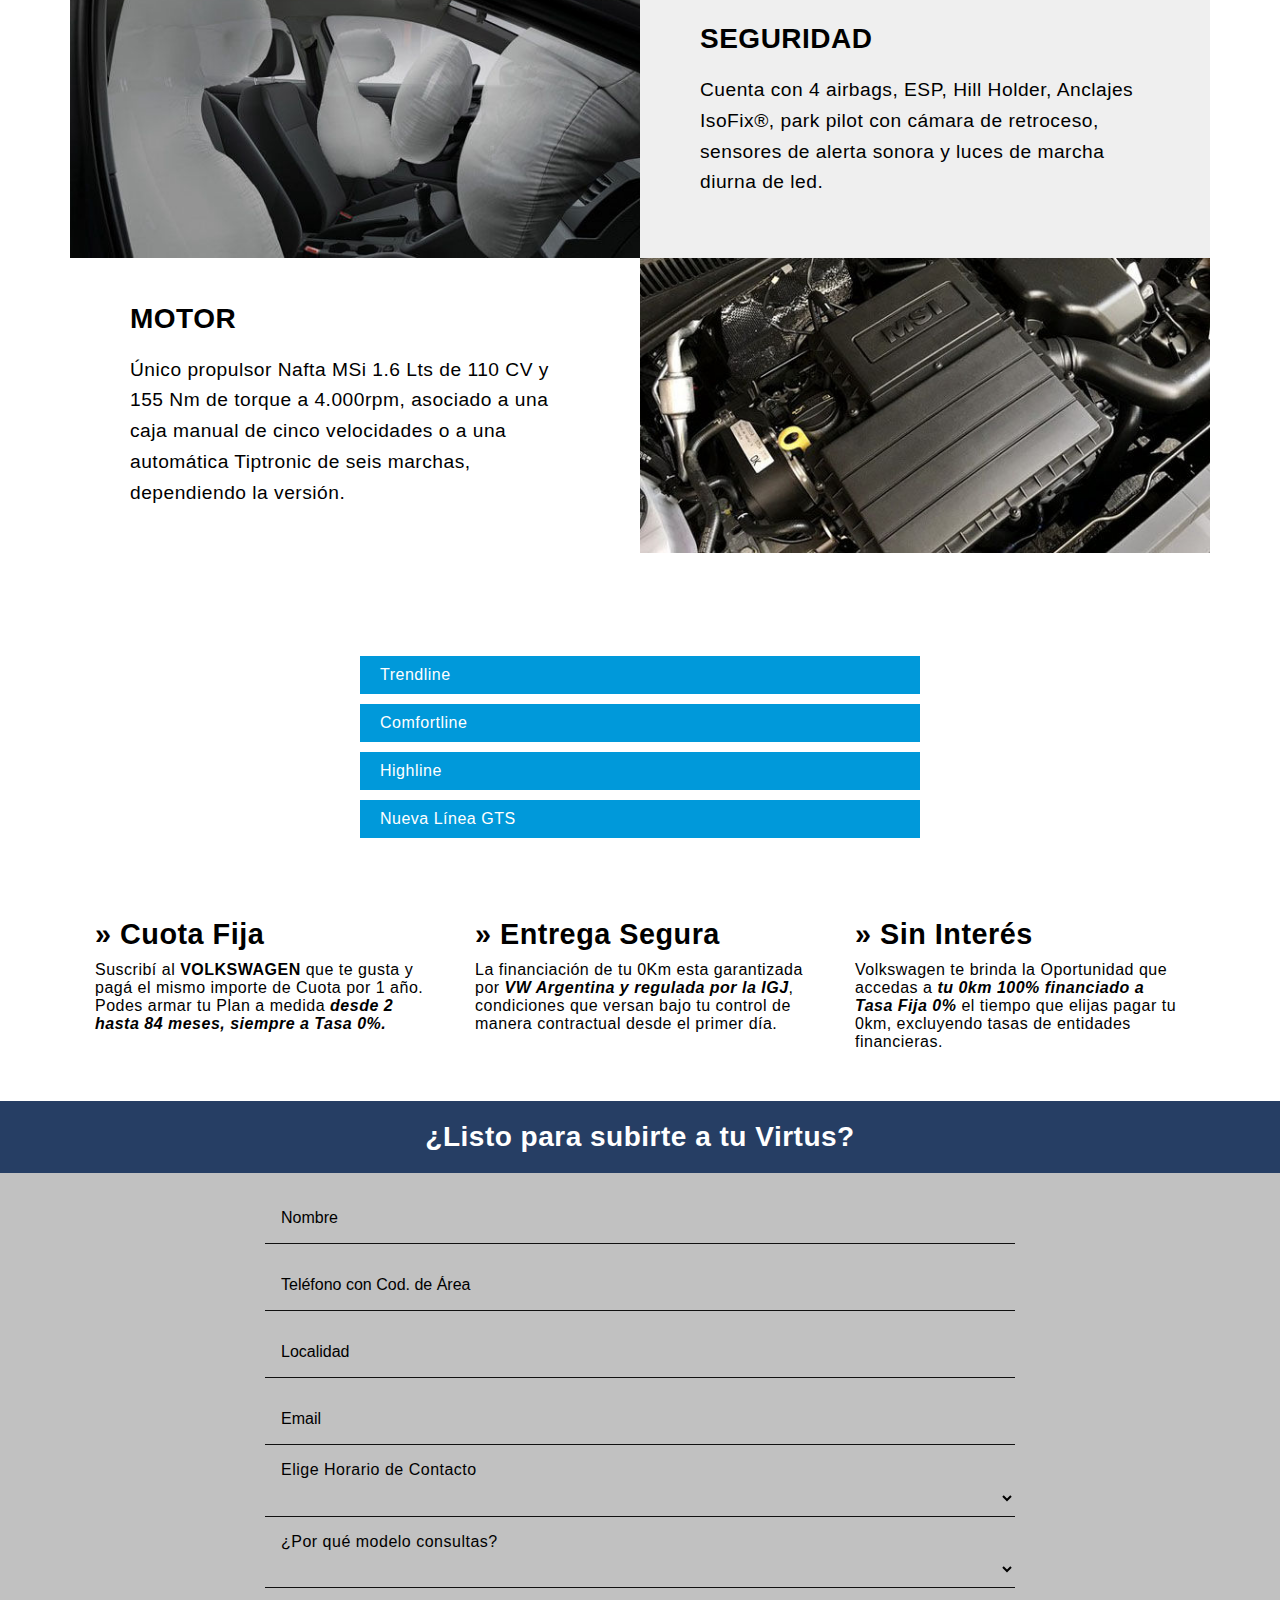
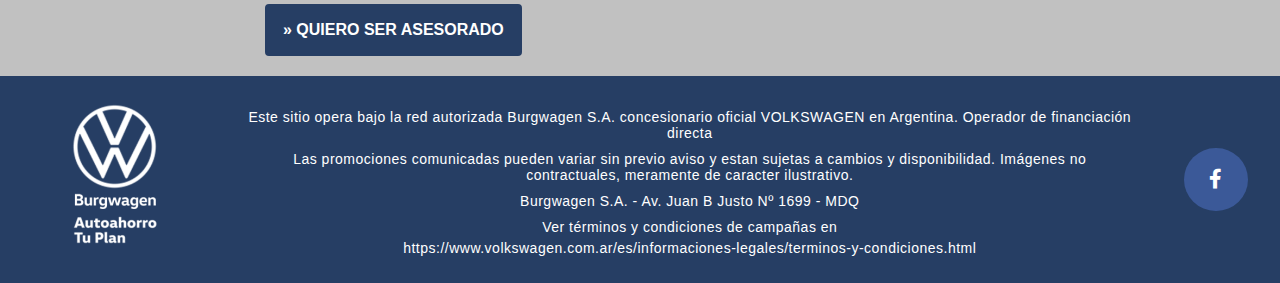
<file: saveiro.html>
<!DOCTYPE html>
<html lang="en">
  <head>
    <meta charset="UTF-8" />
    <meta http-equiv="X-UA-Compatible" content="IE=edge" />
    <meta name="viewport" content="width=device-width, initial-scale=1.0" />
    <title>Saveiro</title>
    <meta
      name="description"
      content="Conocé el Nuevo GOL | OPORTUNIDADES | AutoAhorro 84 Meses | Financiación directa de fábrica Tasa Fija 0% | » Ver Más"
    />
    <link rel="stylesheet" href="style.css" />
    <link
      rel="stylesheet"
      href="https://pro.fontawesome.com/releases/v5.10.0/css/all.css"
    />
  </head>
  <body>
    <section class="banner-saveiro parallax">
      <article class="section-modelo">
        <div class="banner-description">
          <h2 class="modelo">VOLKSWAGEN VIRTUS 2021</h2>
          <h3 class="modelo-precio">Cuota desde $31.041</h3>
          <h3 class="modelo-cuota">Entrega pactada en Cuota 4</h3>
          <h3 class="modelo-cuota bold">» Retirás con 20% o tu usado</h3>
          <h3 class="modelo-cuota">PRECIO DESDE $2.527.800</h3>
        </div>
        <div class="banner-form">
          <h3>CONTACTANOS</h3>
          <p>
            Un Asesor de Venta Directa Volkswagen se contactará a la brevedad
            para brindarte toda la información necesaria para que puedas acceder
            a tu próximo Volkswagen 0Km con bonificaciones y la mejor
            financiación del mercado
          </p>
          <form class="form-banner" action="saveFilm" method="POST">
            <input
              class="form-gol"
              placeholder="Nombre"
              type="text"
              name="nombre"
              id="nombre"
              required
            />
            <input
              placeholder="Localidad"
              type="text"
              name="localidad"
              id="localidad"
              required
            />
            <input
              placeholder="Teléfono con Cod. de Área"
              type="text"
              name="tel"
              id="tel"
              required
            />
            <input type="submit" value="ENVIAR CONSULTA" />
          </form>
          <p>
            Consulta segura sin compromiso de compra. Este sitio pertenece a la
            red autorizada BURG SA. operador de financiación directa Volkswagen
          </p>
        </div>
      </article>
    </section>
    <section class="description-model">
      <h2>Potencia y Estilo</h2>
      <article class="section-modelo">
        <div class="info-modelo reverse">
          <img
            class="model-img"
            src="./assets/nuevo-volkswagen-virtus-en-argentina-1-600x310.jpg"
            alt=""
            srcset=""
          />
          <div class="description-text">
            <h3>DISEÑO</h3>
            <p>
              Agresivo y elegante, Virtus encuentra la capacidad de un sedán y
              la seducción y rendimiento de un deportivo dotado de líneas de
              diseño agresivas y elegantes. El equilibrio justo entre sobriedad
              y atracción.
            </p>
          </div>
        </div>
        <div class="info-modelo">
          <div class="description-text">
            <h3>INTERIOR</h3>
            <p>
              Aire acondicionado digital, cámara de visión trasera, instrumental
              digital con active display info, manual cognitivo, cruise control,
              todo al alcance de tu mano con comandos al volante.
            </p>
          </div>
          <img
            class="model-img"
            src="./assets/volkswagen-virtus-2020-interior-600x310.jpg"
            alt=""
            srcset=""
          />
        </div>
        <div class="info-modelo reverse">
          <img
            class="model-img"
            src="./assets/polo-2020-3-600x310.jpg"
            alt=""
            srcset=""
          />
          <div class="description-text">
            <h3>SEGURIDAD</h3>
            <p>
              Cuenta con 4 airbags, ESP, Hill Holder, Anclajes IsoFix®, park
              pilot con cámara de retroceso, sensores de alerta sonora y luces
              de marcha diurna de led.
            </p>
          </div>
        </div>
        <div class="info-modelo">
          <div class="description-text">
            <h3>MOTOR</h3>
            <p>
              Único propulsor Nafta MSi 1.6 Lts de 110 CV y 155 Nm de torque a
              4.000rpm, asociado a una caja manual de cinco velocidades o a una
              automática Tiptronic de seis marchas, dependiendo la versión.
            </p>
          </div>
          <img
            class="model-img"
            src="./assets/img-3062-600x310.jpg"
            alt=""
            srcset=""
          />
        </div>
      </article>
    </section>
    <section class="model-version-virtus parallax">
      <h2 class="title-version">Versiones Disponibles</h2>
      <article class="accordion">
        <div class="version-box">
          <div class="label">Trendline</div>
          <div class="content-version">
            <ul>
              <li>» Caja Manual o Automática</li>
              <li>» Pantalla de 5" con App Conect</li>
              <li>» Asistente de Arranque en Pendiente</li>
              <li>» Anclajes IsoFix</li>
              <li>» Volante Multifunción</li>
              <li>» Cierre centralizado con Comando a distancia</li>
            </ul>
          </div>
        </div>
        <div class="version-box">
          <div class="label">Comfortline</div>
          <div class="content-version">
            <ul>
              <li>» Caja manual o automática</li>
              <li>» Sensores de estacionamiento</li>
              <li>» Detalles interiores cromados</li>
              <li>» Anclajes ISOFIX</li>
              <li>» Faros antiniebla con función Cornering Light</li>
              <li>» Asiento trasero con respaldo abatible en dos partes</li>
            </ul>
          </div>
        </div>
        <div class="version-box">
          <div class="label">Highline</div>
          <div class="content-version">
            <ul>
              <li>» Caja Manual o Automática</li>
              <li>» Climatizador electrónico</li>
              <li>» Tablero digital Active Info Display</li>
              <li>» Pantalla de 8" con App Connect</li>
              <li>» Sensores delanteros y traseros de estacionamiento</li>
              <li>»  Apertura y arranque sin llave</li>
            </ul>
          </div>
        </div>
        <div class="version-box">
          <div class="label">Nueva Línea GTS</div>
          <div class="content-version">
            <ul>
              <li>» Motor Nafta 1.4 Turbo de 150 cv y 250 Nm</li>
              <li>» Caja automática Tiptronic de 6 velocidades</li>
              <li>» Tablero digital Active info display</li>
              <li>» Llantas de aleación de 18"</li>
              <li>» Faros 100% led</li>
              <li>» Discover Media con pantalla 8"</li>
              <li>» Control de Estabilidad y Hill Hold</li>
              <li>» 4 Airbags</li>
              <li>» Selector de perfil de conducción</li>
            </ul>
          </div>
        </div>
      </article>
    </section>

    <section class="mt-20 container-w-1140">
      <article class="finance">
        <div class="card-finance">
          <h3 class="finance-title">» Cuota Fija</h3>
          <p class="finance-info">
            Suscribí al <span class="bold">VOLKSWAGEN</span> que te gusta y pagá
            el mismo importe de Cuota por 1 año. Podes armar tu Plan a medida
            <span class="bold cursive">
              desde 2 hasta 84 meses, siempre a Tasa 0%.</span
            >
          </p>
        </div>
        <div class="card-finance">
          <h3 class="finance-title">» Entrega Segura</h3>
          <p class="finance-info">
            La financiación de tu 0Km esta garantizada por
            <span class="bold cursive">VW Argentina y regulada por la IGJ</span
            >, condiciones que versan bajo tu control de manera contractual
            desde el primer día.
          </p>
        </div>
        <div class="card-finance">
          <h3 class="finance-title">» Sin Interés</h3>
          <p class="finance-info">
            Volkswagen te brinda la Oportunidad que accedas a
            <span class="bold cursive"
              >tu 0km 100% financiado a Tasa Fija 0%</span
            >
            el tiempo que elijas pagar tu 0km, excluyendo tasas de entidades
            financieras.
          </p>
        </div>
      </article>
    </section>
    <section class="mt-20 contact">
      <h2 class="contact-title">¿Listo para subirte a tu Virtus?</h2>

      <div class="mt-20 container-750">
        <form action="saveFilm" method="POST">
          <input
            placeholder="Nombre"
            type="text"
            name="nombre"
            id="nombre"
            required
          />
          <input
            placeholder="Teléfono con Cod. de Área"
            type="text"
            name="tel"
            id="tel"
            required
          />
          <input
            placeholder="Localidad"
            type="text"
            name="localidad"
            id="localidad"
            required
          />
          <input
            placeholder="Email"
            type="text"
            name="mail"
            id="mail"
            required
          />

          <label for=""> Elige Horario de Contacto</label>
          <select
            class="select-option"
            type="text"
            id="genre"
            name="genre"
            required
            value=""
          >
            <option value=""></option>
            <option value="">12</option>
            <option value="">12</option>
          </select>
          <label for=""> ¿Por qué modelo consultas?</label>
          <select
            class="select-option"
            type="text"
            id="genre"
            name="genre"
            required
            value=""
          >
            <option value=""></option>
            <option value="">12</option>
            <option value="">12</option>
          </select>
          <input type="submit" value="» QUIERO SER ASESORADO" />
        </form>
      </div>
    </section>
    <footer class="footer">
      <ul class="footer-content">
        <li class="logo-footer"><img src="./assets/h-163x163.png" alt="" /></li>
        <li class="footer-text">
          <p>
            Este sitio opera bajo la red autorizada Burgwagen S.A. concesionario
            oficial VOLKSWAGEN en Argentina. Operador de financiación directa
          </p>
          <p>
            Las promociones comunicadas pueden variar sin previo aviso y estan
            sujetas a cambios y disponibilidad. Imágenes no contractuales,
            meramente de caracter ilustrativo.
          </p>
          <p>Burgwagen S.A. - Av. Juan B Justo Nº 1699 - MDQ</p>
          <p>Ver términos y condiciones de campañas en</p>
          <a href=""
            >https://www.volkswagen.com.ar/es/informaciones-legales/terminos-y-condiciones.html
          </a>
        </li>
        <li class="footer-social">
          <a href=""><i class="fab fa-facebook-f"></i></a>
        </li>
      </ul>
    </footer>
    <script src="./utils.js"></script>
  </body>
</html>
</file>
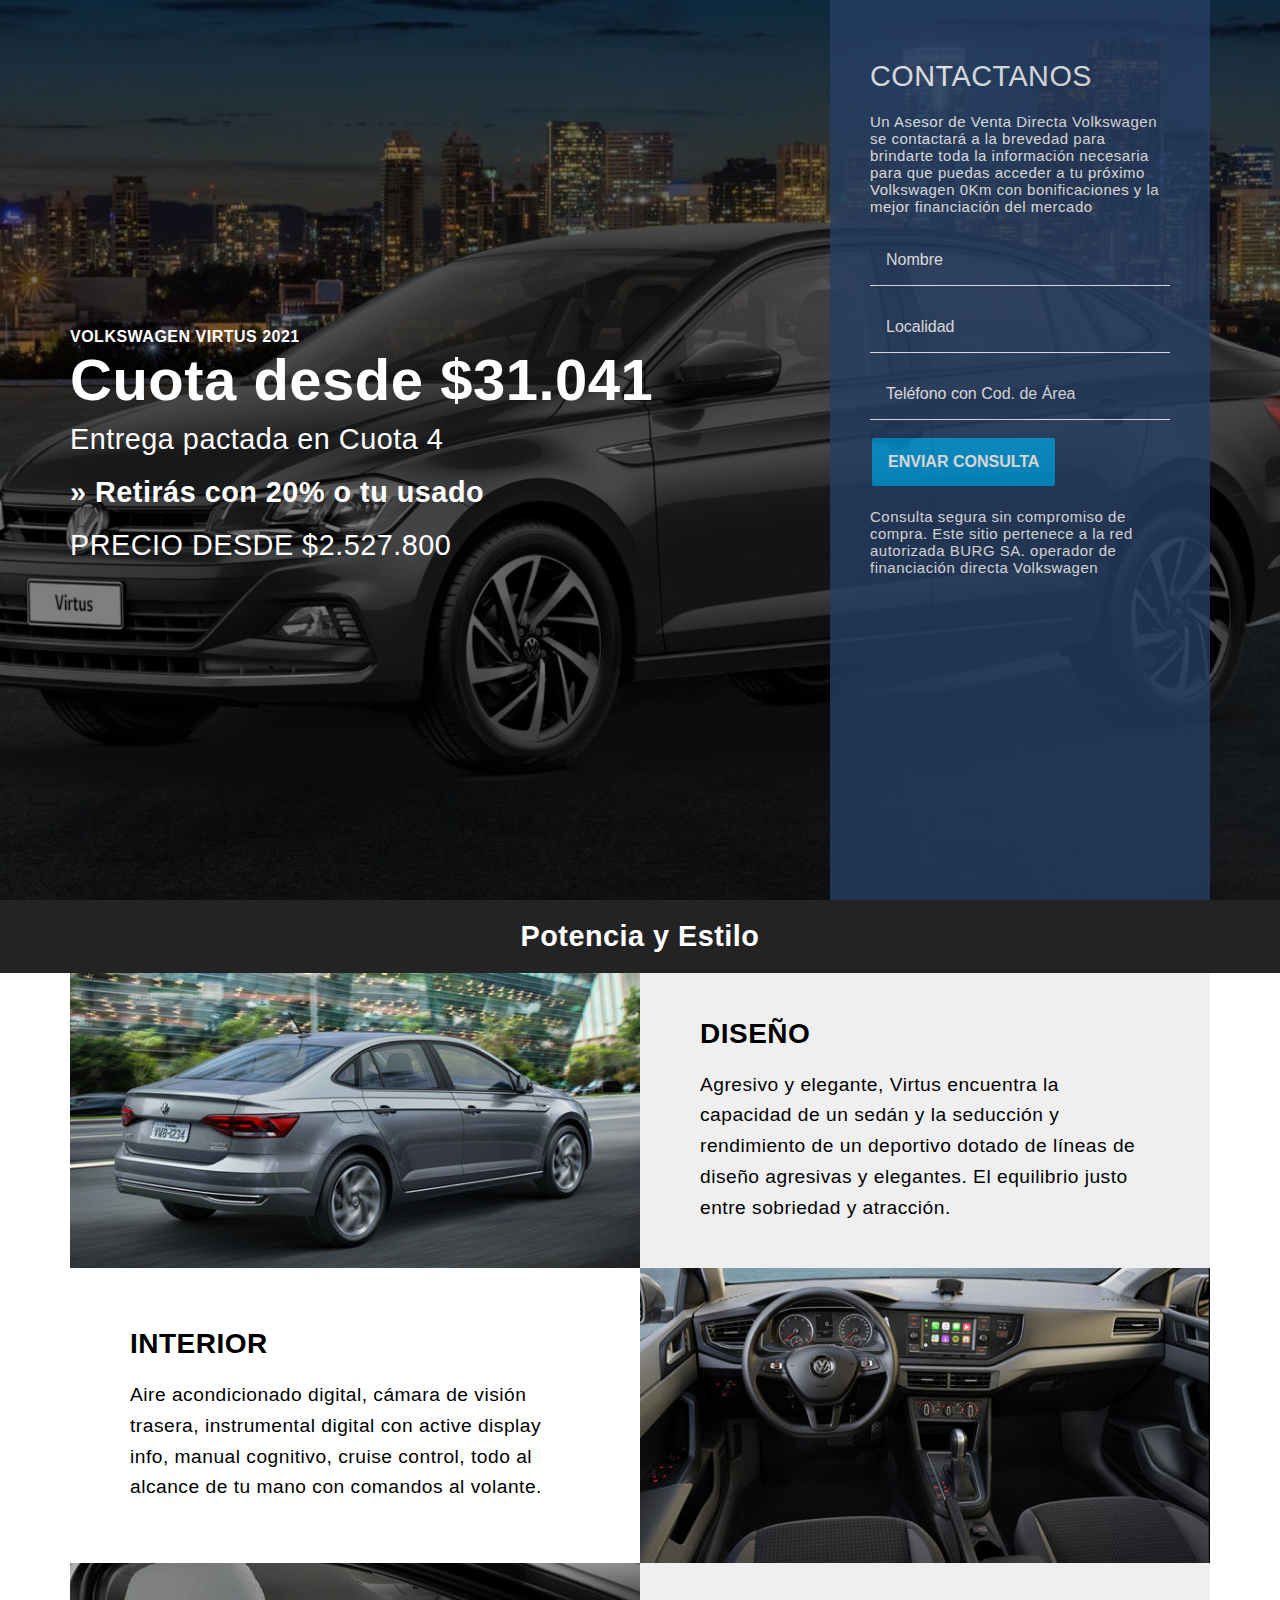
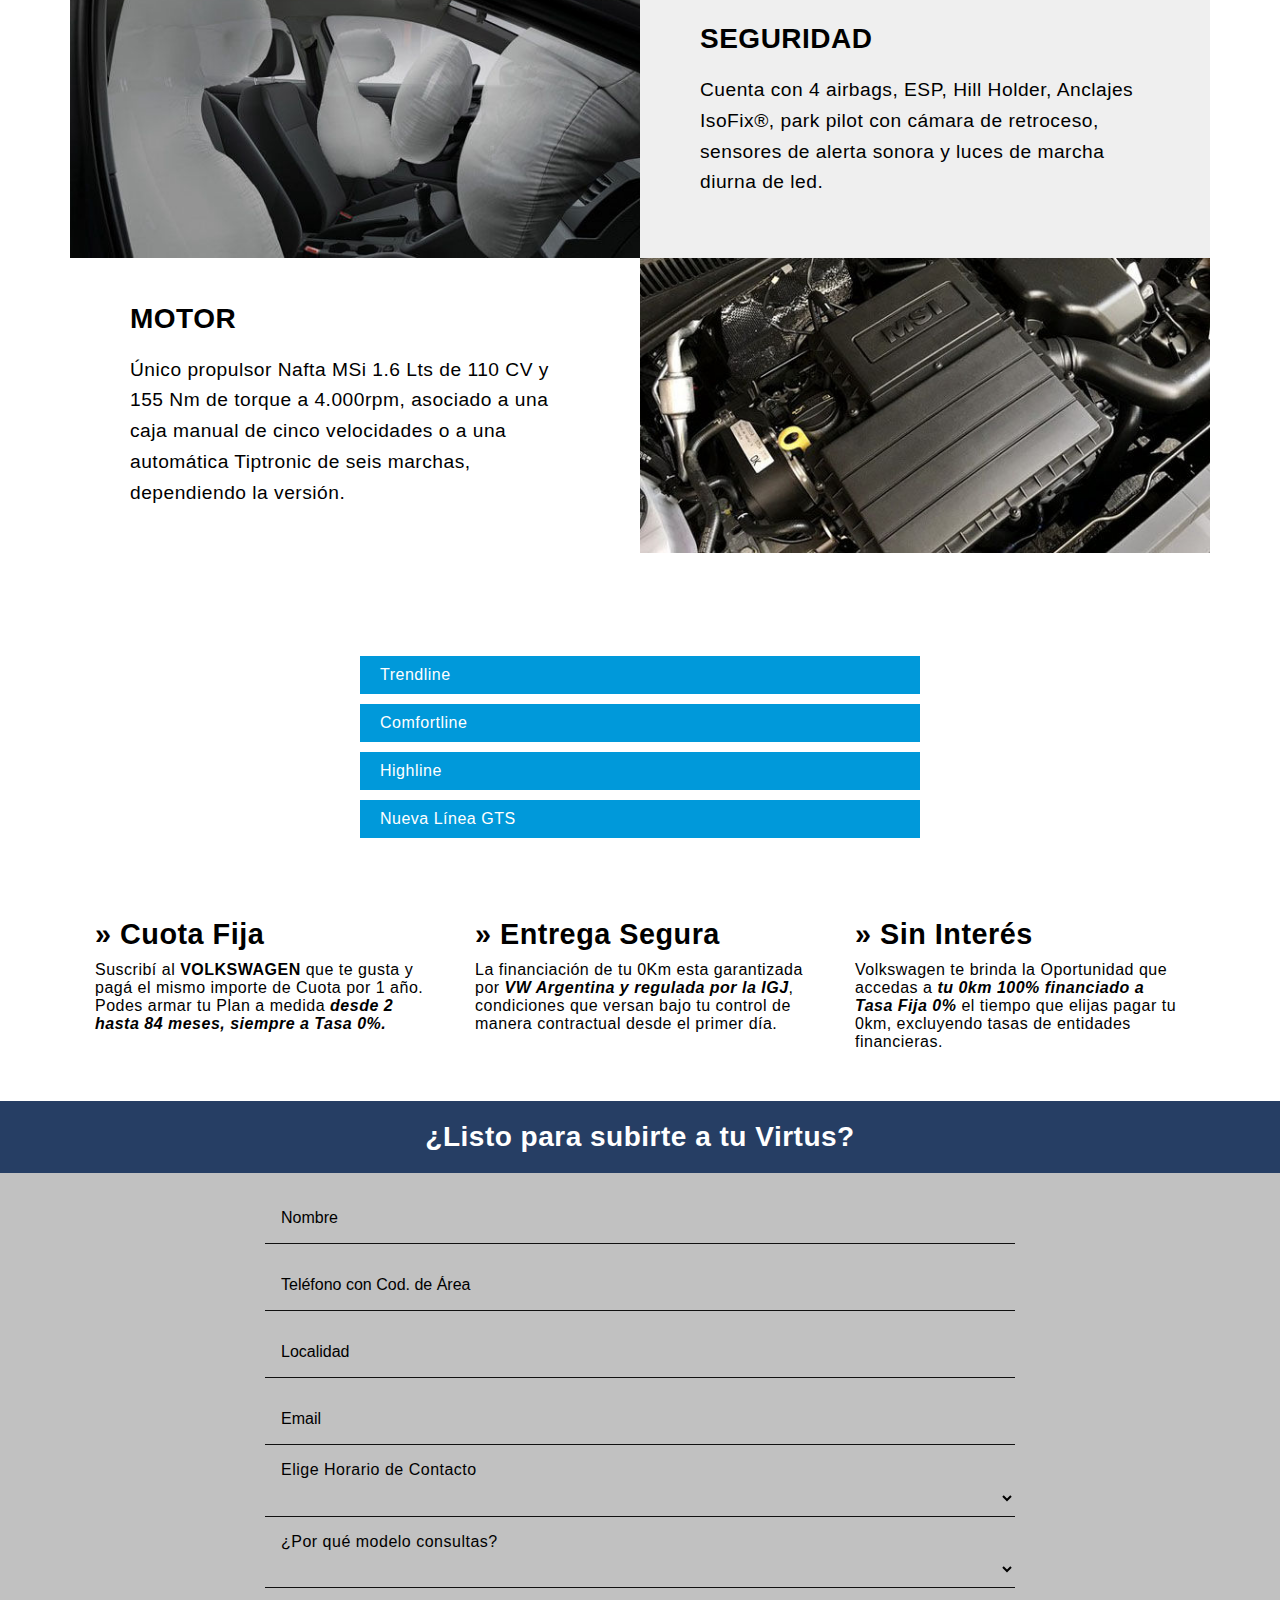
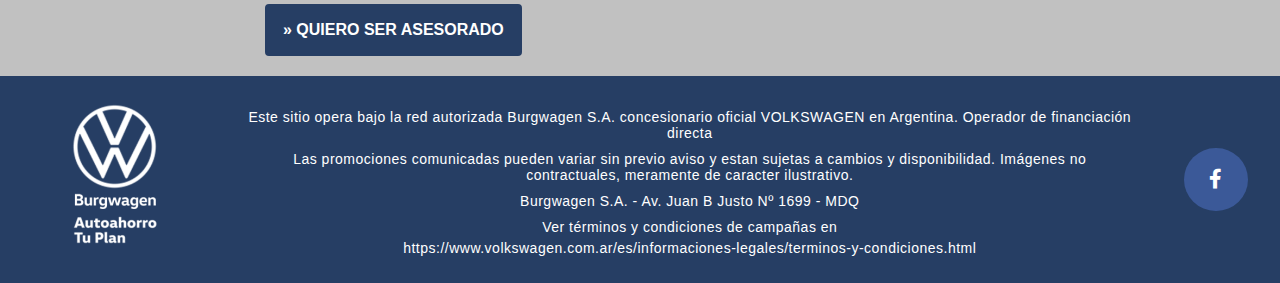
<file: virtus.html>
<!DOCTYPE html>
<html lang="en">
  <head>
    <meta charset="UTF-8" />
    <meta http-equiv="X-UA-Compatible" content="IE=edge" />
    <meta name="viewport" content="width=device-width, initial-scale=1.0" />
    <title>Virtus</title>
    <meta
      name="description"
      content="Conocé el Nuevo GOL | OPORTUNIDADES | AutoAhorro 84 Meses | Financiación directa de fábrica Tasa Fija 0% | » Ver Más"
    />
    <link rel="stylesheet" href="style.css" />
    <link
      rel="stylesheet"
      href="https://pro.fontawesome.com/releases/v5.10.0/css/all.css"
    />
  </head>
  <body>
    <section class="banner-virtus parallax">
      <article class="section-modelo">
        <div class="banner-description">
          <h2 class="modelo">VOLKSWAGEN VIRTUS 2021</h2>
          <h3 class="modelo-precio">Cuota desde $31.041</h3>
          <h3 class="modelo-cuota">Entrega pactada en Cuota 4</h3>
          <h3 class="modelo-cuota bold">» Retirás con 20% o tu usado</h3>
          <h3 class="modelo-cuota">PRECIO DESDE $2.527.800</h3>
        </div>
        <div class="banner-form">
          <h3>CONTACTANOS</h3>
          <p>
            Un Asesor de Venta Directa Volkswagen se contactará a la brevedad
            para brindarte toda la información necesaria para que puedas acceder
            a tu próximo Volkswagen 0Km con bonificaciones y la mejor
            financiación del mercado
          </p>
          <form class="form-banner" action="saveFilm" method="POST">
            <input
              class="form-gol"
              placeholder="Nombre"
              type="text"
              name="nombre"
              id="nombre"
              required
            />
            <input
              placeholder="Localidad"
              type="text"
              name="localidad"
              id="localidad"
              required
            />
            <input
              placeholder="Teléfono con Cod. de Área"
              type="text"
              name="tel"
              id="tel"
              required
            />
            <input type="submit" value="ENVIAR CONSULTA" />
          </form>
          <p>
            Consulta segura sin compromiso de compra. Este sitio pertenece a la
            red autorizada BURG SA. operador de financiación directa Volkswagen
          </p>
        </div>
      </article>
    </section>
    <section class="description-model">
      <h2>Potencia y Estilo</h2>
      <article class="section-modelo">
        <div class="info-modelo reverse">
          <img
            class="model-img"
            src="./assets/nuevo-volkswagen-virtus-en-argentina-1-600x310.jpg"
            alt=""
            srcset=""
          />
          <div class="description-text">
            <h3>DISEÑO</h3>
            <p>
              Agresivo y elegante, Virtus encuentra la capacidad de un sedán y
              la seducción y rendimiento de un deportivo dotado de líneas de
              diseño agresivas y elegantes. El equilibrio justo entre sobriedad
              y atracción.
            </p>
          </div>
        </div>
        <div class="info-modelo">
          <div class="description-text">
            <h3>INTERIOR</h3>
            <p>
              Aire acondicionado digital, cámara de visión trasera, instrumental
              digital con active display info, manual cognitivo, cruise control,
              todo al alcance de tu mano con comandos al volante.
            </p>
          </div>
          <img
            class="model-img"
            src="./assets/volkswagen-virtus-2020-interior-600x310.jpg"
            alt=""
            srcset=""
          />
        </div>
        <div class="info-modelo reverse">
          <img
            class="model-img"
            src="./assets/polo-2020-3-600x310.jpg"
            alt=""
            srcset=""
          />
          <div class="description-text">
            <h3>SEGURIDAD</h3>
            <p>
              Cuenta con 4 airbags, ESP, Hill Holder, Anclajes IsoFix®, park
              pilot con cámara de retroceso, sensores de alerta sonora y luces
              de marcha diurna de led.
            </p>
          </div>
        </div>
        <div class="info-modelo">
          <div class="description-text">
            <h3>MOTOR</h3>
            <p>
              Único propulsor Nafta MSi 1.6 Lts de 110 CV y 155 Nm de torque a
              4.000rpm, asociado a una caja manual de cinco velocidades o a una
              automática Tiptronic de seis marchas, dependiendo la versión.
            </p>
          </div>
          <img
            class="model-img"
            src="./assets/img-3062-600x310.jpg"
            alt=""
            srcset=""
          />
        </div>
      </article>
    </section>
    <section class="model-version-virtus parallax">
      <h2 class="title-version">Versiones Disponibles</h2>
      <article class="accordion">
        <div class="version-box">
          <div class="label">Trendline</div>
          <div class="content-version">
            <ul>
              <li>» Caja Manual o Automática</li>
              <li>» Pantalla de 5" con App Conect</li>
              <li>» Asistente de Arranque en Pendiente</li>
              <li>» Anclajes IsoFix</li>
              <li>» Volante Multifunción</li>
              <li>» Cierre centralizado con Comando a distancia</li>
            </ul>
          </div>
        </div>
        <div class="version-box">
          <div class="label">Comfortline</div>
          <div class="content-version">
            <ul>
              <li>» Caja manual o automática</li>
              <li>» Sensores de estacionamiento</li>
              <li>» Detalles interiores cromados</li>
              <li>» Anclajes ISOFIX</li>
              <li>» Faros antiniebla con función Cornering Light</li>
              <li>» Asiento trasero con respaldo abatible en dos partes</li>
            </ul>
          </div>
        </div>
        <div class="version-box">
          <div class="label">Highline</div>
          <div class="content-version">
            <ul>
              <li>» Caja Manual o Automática</li>
              <li>» Climatizador electrónico</li>
              <li>» Tablero digital Active Info Display</li>
              <li>» Pantalla de 8" con App Connect</li>
              <li>» Sensores delanteros y traseros de estacionamiento</li>
              <li>»  Apertura y arranque sin llave</li>
            </ul>
          </div>
        </div>
        <div class="version-box">
          <div class="label">Nueva Línea GTS</div>
          <div class="content-version">
            <ul>
              <li>» Motor Nafta 1.4 Turbo de 150 cv y 250 Nm</li>
              <li>» Caja automática Tiptronic de 6 velocidades</li>
              <li>» Tablero digital Active info display</li>
              <li>» Llantas de aleación de 18"</li>
              <li>» Faros 100% led</li>
              <li>» Discover Media con pantalla 8"</li>
              <li>» Control de Estabilidad y Hill Hold</li>
              <li>» 4 Airbags</li>
              <li>» Selector de perfil de conducción</li>
            </ul>
          </div>
        </div>
      </article>
    </section>

    <section class="mt-20 container-w-1140">
      <article class="finance">
        <div class="card-finance">
          <h3 class="finance-title">» Cuota Fija</h3>
          <p class="finance-info">
            Suscribí al <span class="bold">VOLKSWAGEN</span> que te gusta y pagá
            el mismo importe de Cuota por 1 año. Podes armar tu Plan a medida
            <span class="bold cursive">
              desde 2 hasta 84 meses, siempre a Tasa 0%.</span
            >
          </p>
        </div>
        <div class="card-finance">
          <h3 class="finance-title">» Entrega Segura</h3>
          <p class="finance-info">
            La financiación de tu 0Km esta garantizada por
            <span class="bold cursive">VW Argentina y regulada por la IGJ</span
            >, condiciones que versan bajo tu control de manera contractual
            desde el primer día.
          </p>
        </div>
        <div class="card-finance">
          <h3 class="finance-title">» Sin Interés</h3>
          <p class="finance-info">
            Volkswagen te brinda la Oportunidad que accedas a
            <span class="bold cursive"
              >tu 0km 100% financiado a Tasa Fija 0%</span
            >
            el tiempo que elijas pagar tu 0km, excluyendo tasas de entidades
            financieras.
          </p>
        </div>
      </article>
    </section>
    <section class="mt-20 contact">
      <h2 class="contact-title">¿Listo para subirte a tu Virtus?</h2>

      <div class="mt-20 container-750">
        <form action="saveFilm" method="POST">
          <input
            placeholder="Nombre"
            type="text"
            name="nombre"
            id="nombre"
            required
          />
          <input
            placeholder="Teléfono con Cod. de Área"
            type="text"
            name="tel"
            id="tel"
            required
          />
          <input
            placeholder="Localidad"
            type="text"
            name="localidad"
            id="localidad"
            required
          />
          <input
            placeholder="Email"
            type="text"
            name="mail"
            id="mail"
            required
          />

          <label for=""> Elige Horario de Contacto</label>
          <select
            class="select-option"
            type="text"
            id="genre"
            name="genre"
            required
            value=""
          >
            <option value=""></option>
            <option value="">12</option>
            <option value="">12</option>
          </select>
          <label for=""> ¿Por qué modelo consultas?</label>
          <select
            class="select-option"
            type="text"
            id="genre"
            name="genre"
            required
            value=""
          >
            <option value=""></option>
            <option value="">12</option>
            <option value="">12</option>
          </select>
          <input type="submit" value="» QUIERO SER ASESORADO" />
        </form>
      </div>
    </section>
    <footer class="footer">
      <ul class="footer-content">
        <li class="logo-footer"><img src="./assets/h-163x163.png" alt="" /></li>
        <li class="footer-text">
          <p>
            Este sitio opera bajo la red autorizada Burgwagen S.A. concesionario
            oficial VOLKSWAGEN en Argentina. Operador de financiación directa
          </p>
          <p>
            Las promociones comunicadas pueden variar sin previo aviso y estan
            sujetas a cambios y disponibilidad. Imágenes no contractuales,
            meramente de caracter ilustrativo.
          </p>
          <p>Burgwagen S.A. - Av. Juan B Justo Nº 1699 - MDQ</p>
          <p>Ver términos y condiciones de campañas en</p>
          <a href=""
            >https://www.volkswagen.com.ar/es/informaciones-legales/terminos-y-condiciones.html
          </a>
        </li>
        <li class="footer-social">
          <a href=""><i class="fab fa-facebook-f"></i></a>
        </li>
      </ul>
    </footer>
    <script src="./utils.js"></script>
  </body>
</html>
</file>
<file: style.css>
@import url("https://fonts.googleapis.com/css2?family=Montserrat:wght@300;400;500;600;700;800;900&display=swap");

:root {
  --light-grey: #efefef;
  --blue-vw: #263e64;
  --light-blue-vw: #0099da;
}

* {
  padding: 0;
  margin: 0;
  box-sizing: border-box;
  text-decoration: none;
}
body {
  font-family: "Monserrat", sans-serif;
  letter-spacing: 0.5px;
}
a {
  color: #000000;
}

.white-color {
  color: #fff;
  font-size: 12px;
}

ul {
  list-style: none;
}
/*header*/
.header {
  position: absolute;
  width: 100%;
  left: 0;
  top: 0;
  z-index: 99;
}
.header-main {
  background-color: var(--light-grey);
  display: flex;
  justify-content: space-between;
  align-items: center;
  padding: 10px 0;
}
.header .logo {
  padding: 0 15px;
}
.header .logo a {
  font-size: 30px;
  text-transform: capitalize;
  color: var(--blue-vw);
  font-weight: 600;
}
.header .nav-menu {
  padding: 0 15px;
}
.header .menu {
  padding-right: 20px;
}
.header .menu > .menu-item {
  display: inline-block;
  margin-left: 30px;
  position: relative;
}

.header .menu > .menu-item > a {
  display: block;
  padding: 12px 0;
  font-size: 16px;
  color: #000000;
  text-transform: capitalize;
  font-weight: 400;
  transition: all 0.3s ease;
}
.header .menu > .menu-item > a .plus {
  display: inline-block;
  height: 12px;
  width: 12px;
  position: relative;
  margin-left: 5px;
  pointer-events: none;
}
.header .menu > .menu-item > a .plus:before,
.header .menu > .menu-item > a .plus:after {
  content: "";
  position: absolute;
  box-sizing: border-box;
  left: 50%;
  top: 50%;
  background-color: #000000;
  height: 2px;
  width: 100%;
  transform: translate(-50%, -50%);
  transition: all 0.3s ease;
}
.header .menu > .menu-item:hover > a .plus:before,
.header .menu > .menu-item:hover > a .plus:after {
  background-color: #263e64;
}
.header .menu > .menu-item > a .plus:after {
  transform: translate(-50%, -50%) rotate(-90deg);
}
.header .menu > .menu-item > .sub-menu > .menu-item > a:hover,
.header .menu > .menu-item:hover > a {
  color: var(--blue-vw);
}
.header .menu > .menu-item > .sub-menu {
  box-shadow: 0 0 10px rgba(0, 0, 0, 0.2);
  width: 220px;
  position: absolute;
  left: 0;
  z-index: 1;
  top: 100%;
  background-color: #ffffff;
  padding: 10px 0;
  border-top: 3px solid var(--blue-vw);
  transform: translateY(10px);
  transition: all 0.3s ease;
  opacity: 0;
  visibility: hidden;
}
@media (min-width: 992px) {
  .header .menu > .menu-item-has-children:hover > .sub-menu {
    transform: translateY(0);
    opacity: 1;
    visibility: visible;
  }
  .header .menu > .menu-item-has-children:hover > a .plus:after {
    transform: translate(-50%, -50%) rotate(0deg);
  }
}
.header .menu > .menu-item > .sub-menu > .menu-item {
  display: block;
}
.header .menu > .menu-item > .sub-menu > .menu-item > a {
  display: block;
  padding: 10px 20px;
  font-size: 16px;
  font-weight: 600;
  color: #000000;
  transition: all 0.3s ease;
  text-transform: capitalize;
}
.header .open-nav-menu {
  height: 34px;
  width: 40px;
  margin-right: 15px;
  display: none;
  align-items: center;
  justify-content: center;
  cursor: pointer;
}
.header .open-nav-menu span {
  display: block;
  height: 3px;
  width: 24px;
  background-color: #000000;
  position: relative;
}
.header .open-nav-menu span:before,
.header .open-nav-menu span:after {
  content: "";
  position: absolute;
  left: 0;
  width: 100%;
  height: 100%;
  background-color: #000000;
  box-sizing: border-box;
}
.header .open-nav-menu span:before {
  top: -7px;
}
.header .open-nav-menu span:after {
  top: 7px;
}
.header .close-nav-menu {
  height: 40px;
  width: 40px;
  background-color: var(--light-grey);
  margin: 0 0 15px 15px;
  cursor: pointer;
  display: none;
  align-items: center;
  justify-content: center;
}
.header .close-nav-menu img {
  width: 16px;
}
.header .menu-overlay {
  position: fixed;
  z-index: 999;
  background-color: rgba(0, 0, 0, 0.5);
  left: 0;
  top: 0;
  height: 100%;
  width: 100%;
  visibility: hidden;
  opacity: 0;
  transition: all 0.3s ease;
}

/*Hero section*/
.container-slider {
  margin-top: 62px;
  width: 100%;
  max-width: 1360px;
  overflow: hidden;
  position: relative;
}

.slider {
  position: relative;
  width: 100%;
  background: #2c3e50; /* darckblue */
}
.myslide {
  height: 500px;
  display: none;
  overflow: hidden;
}

.slider-img {
  width: 100%;
  height: 100%;
  object-fit: cover;
  filter: brightness(80%);
}

.prev,
.next {
  position: absolute;
  top: 50%;
  transform: translate(0, -50%);
  font-size: 50px;
  padding: 15px;
  cursor: pointer;
  color: #fff;
  transition: 0.1s;
  user-select: none;
}
.prev:hover,
.next:hover {
  color: #00a7ff; /* blue */
}
.next {
  right: 0;
}

.txt {
  position: absolute;
  color: #fff;
  text-shadow: 2px 0 0 #111, -2px 0 0 #111, 0 2px 0 #111, 0 -2px 0 #111,
    1px 1px #111, -1px -1px 0 #111, 1px -1px 0 #111, -1px 1px 0 #111;
  letter-spacing: 2px;
  line-height: 35px;
  top: 70%;
  left: 15%;
  -webkit-animation-name: posi;
  -webkit-animation-duration: 2s;
  animation-name: posi;
  animation-duration: 2s;
  z-index: 1;
}

@-webkit-keyframes posi {
  from {
    left: 25%;
  }
  to {
    left: 15%;
  }
}

@keyframes posi {
  from {
    left: 25%;
  }
  to {
    left: 15%;
  }
}

.txt h3 {
  color: #ffffff; /* blue */
  font-size: 50px;
  margin-bottom: 20px;
}
.txt p {
  font-weight: bold;
  font-size: 20px;
}

.mt-40 {
  margin-top: 40px;
}

.container-w-1140 {
  margin: 0 auto;
  width: 1140px;
}

.container-plans {
}

/* Plans section*/
.title-plans {
  padding: 0 20px;
}
.card-container {
  display: flex;
  flex-wrap: wrap;
  align-items: center;
  justify-content: center;
}

.card {
  margin: 15px 10px;
  padding-bottom: 30px;
  width: 538px;
  background-color: #fff;
  -webkit-border-radius: 50px;
  
}

.card img {
  width: 100%;
 
}

.card-body {
  text-align: center;
}

.card-title {
  font-size: 28px;
}

.card-price {
  margin: 10px 0;
  font-size: 16px;
  font-weight: bold;
}

.primary-btn {
  background-color: var(--blue-vw);
  padding: 15px 24px;
  text-transform: uppercase;
  color: #ffffff;
  font-size: 16px;
  border: 2px solid var(--blue-vw);
  text-align: center;
  border-radius: 3px;
  cursor: pointer;
  transition: 0.5s ease;
}
.primary-btn:hover,input[type="submit"]:hover{
  background-color: #ffffff;
  color: var(--blue-vw);
  border: 2px solid var(--blue-vw);
  transition: 0.5s ease;
}

.price {
  position: absolute;
  margin-top: 30px;
  margin-left: 30px;
  font-size: 0.85rem;
  font-weight: bold;
  background-color: #fff;
  padding: 15px 10px;
  border-radius: 20px;
}

/**/

.banner {
  width: 100%;
  height: 270px;
  background-image: linear-gradient(rgba(0, 0, 0, 0.5), rgba(0, 0, 0, 0.5)),
    url("./assets/img-3-1280x360.jpg");
  background-position: center;
  background-repeat: no-repeat;
  background-size: cover;
  display: flex;
  align-items: center;
  justify-content: center;
}

.banner-title {
  color: #ffffff;
  font-size: 3rem;
}

/*financiacion info*/

.finance {
  display: flex;
  justify-content: center;
  flex-wrap: wrap;
}

.card-finance {
  width: 360px;

  margin: 10px;
  padding: 20px 15px;

  background: #ffffff;
  
}

.finance-title {
  font-size: 1.8rem;
  padding-bottom: 10px;
}

.finance-info {
  font-size: 16px;
}
/*contact section*/

.contact {
  background-color: #c1c1c1;
  padding-bottom: 20px;
}

.contact-title {
  background-color: var(--blue-vw);
  text-align: center;
  color: #ffffff;
  padding: 20px 0;
  font-size: 28px;
  font-weight: 700;
}

.container-750 {
  width: 750px;
  margin: 0 auto;
}

input[type="text"],
input[type="email"],
select {
  border: none;
  border-bottom: thin solid #111;
  padding: 1rem;
  margin-bottom: 1rem;
  outline: none;
  display: block;
  color: #000000;
  width: 100%;
  font-size: 1rem;
  line-height: 1;
  background-color: transparent;
}

input::placeholder {
  color: #000000;
}

.select-option {
  padding-top: 0.1rem;
}

label {
  font-size: 1rem;
  padding-left: 16px;
}

input[type="submit"] {
  border: 2px solid var(--blue-vw);
  border-radius: 0.25rem;
  padding: 1rem 1rem;
  margin: 0 0.5rem 0 0;
  display: inline-block;
  background-color: var(--blue-vw);
  color: #ffffff;
  font-weight: bold;
  font-size: 1rem;
  line-height: 1;
  text-transform: none;
  text-decoration: none;
  text-align: center;
  vertical-align: middle;
  cursor: pointer;
  transition: 0.5s ease;
}

/*utilities */
.text-light {
  font-weight: 400;
}

.mb-20 {
  margin-bottom: 20px;
}

.mt-20 {
  margin-top: 20px;
}

/* Footer */

.footer {
  background-color: var(--blue-vw);
  color: #ffffff;
}

.footer-content {
  padding: 20px 10px;
  display: flex;
  justify-content: space-around;
  align-items: center;
  flex-wrap: wrap;
}

.footer-text {
  width: 900px;
  font-size: 14px;
  text-align: center;
}

.footer-text p,
a {
  padding: 5px;
}

.footer-text a {
  color: #ffffff;
  text-align: center;
}

.footer-social {
  background-color: #3b5998;
  padding: 20px 20px;
  font-size: 20px;
  border-radius: 50%;
}
.footer-social i {
  color: #ffffff;
}

.bold{
  font-weight: bold;
} 

.cursive{
  font-style: italic;
}

/*gol section*/

.banner-polo{
  background-image:linear-gradient(rgba(0, 0, 0, 0.5), rgba(0, 0, 0, 0.5)),url("./assets/vwpolo1-1200x800.jpg") ;
  background-position: 50% 50%;
}

.banner-gol {
  margin-top: 0;
  background-image: linear-gradient(rgba(0, 0, 0, 0.5), rgba(0, 0, 0, 0.5)),
    url("./assets/1366-2000-1366x768.jpg");
}

.banner-virtus{
  background-image:linear-gradient(rgba(0, 0, 0, 0.5), rgba(0, 0, 0, 0.5)),url("./assets/volkswagen-virtus-1245720.jpg") ;
  background-position: 50% 50%;
}
.banner-saveiro{
  background-image:linear-gradient(rgba(0, 0, 0, 0.5), rgba(0, 0, 0, 0.5)),url("./assets/lanzamiento-volkswagen-saveiro-1a-1200x641.jpg") ;
  background-position: 50% 50%;
}

.parallax {
  width: 100%;
  background-repeat: no-repeat;
  background-size: cover;
  background-attachment: fixed;
}

.section-modelo {
  width: 1140px;
  margin: 0 auto;
  display: flex;
  flex-wrap: wrap;
  align-items: center;
}

.banner-description {
  width: 760px;
  margin: 0 auto;
  color: #ffffff;
}

.modelo {
  font-size: 16px;
  font-weight: bold;
}

.modelo-precio {
  font-size: 58px;
}

.modelo-cuota {
  padding: 10px 0;
  font-size: 1.8rem;
  font-weight: 400;
}
.modelo-cuota.bold{
  font-weight: 800;
}

.banner-form {
  height: 100vh;
  width: 380px;
  margin: 0 auto;
  background-color: var(--blue-vw);
  opacity: 0.8;
  padding: 60px 40px;
}

.banner-form h3 {
  font-size: 1.8rem;
  font-weight: 400;
  color: #ffffff;
}

.banner-form p {
  color: #ffffff;
  padding: 20px 0;
  font-size: 15px;
}
.form-banner input[type="text"] {
  color: #ffffff;
  border-color: #fff;
}

.form-banner input::placeholder {
  color: #ffffff;
}

.form-banner input[type="submit"] {
  background-color: var(--light-blue-vw);
  transition: 0.5 ease;
}

.form-banner input[type="submit"]:hover{
  background-color: var(--light-grey);
  color: var(--light-blue-vw);
  border-color: var(--light-blue-vw);
  transition: 0.5 ease;
}

/*Modelo descripcion*/

.description-model h2 {
  background-color: #232323;
  color: #ffffff;
  font-size: 1.8rem;
  text-align: center;
  padding: 20px 0;
}

.info-modelo.reverse {
  background-color: var(--light-grey);
}

.info-modelo {
  display: flex;
  align-items: center;
  background-color: #ffffff;
}

.description-text {
  padding: 0 60px;
}

.description-text h3 {
  font-size: 28px;
  font-weight: bold;
}

.description-text p {
  padding-top: 20px;
  font-size: 1.2rem;
  font-weight: 300;
  line-height: 1.6;
}



.model-img {
  width: 570px;
  height: 295px;
}
.model-min-width{
  min-width: 570px;
}
/* Model Version */
.model-version-polo {
  background-image: linear-gradient(rgba(0, 0, 0, 0.5), rgba(0, 0, 0, 0.5)),
    url("./assets/03-polo-high-estatica-frente-low-1072x589.jpg");
  min-height: 290px;
  background-size: 1360px 290px;
  background-position: 50% 50%;
  background-size: cover;
}
.model-version-virtus {
  background-image: linear-gradient(rgba(0, 0, 0, 0.5), rgba(0, 0, 0, 0.5)),
    url("./assets/volkswagen-virtus-2020-interior-1920x1240.jpeg");
  min-height: 290px;
  background-size: 1360px 290px;
  background-position: 50% 50%;
  background-size: cover;
}

.title-version {
  padding-top: 40px;
  text-transform: uppercase;
  color: #ffffff;
  font-size: 1.8rem;
  text-align: center;
}

.accordion {
  padding: 20px 0;
  max-width: 600px;
  margin: 0 auto;
}

.accordion .version-box {
  position: relative;
  margin: 10px 20px;
}

.accordion .version-box .label {
  position: relative;
  padding: 10px 20px;
  color: #ffffff;
  background: var(--light-blue-vw);
  transition: ease-in 0.5s;
  cursor: pointer;
}

.accordion .version-box .label:hover{
  opacity: 0.6;
  transition: ease-in 0.5s;
  
}
.accordion .version-box .label::before {
  font-family: "Font Awesome 5 Pro";
  content: "\f078";
  position: absolute;
  top: 50%;
  right: 20px;
  transform: translateY(-50%);
  font-size: 1.5rem;
}

.accordion .version-box.active .label::before {
  font-family: "Font Awesome 5 Pro";
  content: "\f077";
}

.accordion .version-box .content-version {
  position: relative;
  background: #ffffff;
  height: 0;
  overflow: hidden;
  transition: 0.5s;
}

.accordion .version-box.active .content-version {
  height: 270px;
  overflow: hidden;
  padding: 10px;
}

.content-version ul li {
  padding: 5px;
}

/* responsive */

@media (max-width: 991px) {
  .container-slider{
    margin-top: 54px;
  }
  .header .menu-overlay.active {
    visibility: visible;
    opacity: 1;
  }
  .header .nav-menu {
    position: fixed;
    right: -280px;
    visibility: hidden;
    width: 280px;
    height: 100%;
    top: 0;
    overflow-y: auto;
    background-color: var(--light-grey);
    z-index: 1000;
    padding: 15px 0;
    transition: all 0.5s ease;
  }
  .header .nav-menu button{
    margin-top: 10px;
    margin-left: 10px;
  }
  .header .nav-menu.open {
    visibility: visible;
    right: 0px;
  }
  .header .menu > .menu-item {
    display: block;
    margin: 0;
  }
  .header .menu > .menu-item-has-children > a {
    display: flex;
    justify-content: space-between;
    align-items: center;
  }
  .header .menu > .menu-item > a {
    color:var(--blue-vw);
    padding: 12px 15px;
    border-bottom: 1px solid var(--blue-vw);
  }
  .header .menu > .menu-item:first-child > a {
    border-top: 1px solid var(--blue-vw);
  }
  .header .menu > .menu-item > a .plus:before,
  .header .menu > .menu-item > a .plus:after {
    background-color: var(--blue-vw);
  }
  .header .menu > .menu-item-has-children.active > a .plus:after {
    transform: translate(-50%, -50%) rotate(0deg);
  }
  .header .menu > .menu-item > .sub-menu {
    width: 100%;
    position: relative;
    opacity: 1;
    visibility: visible;
    border: none;
    background-color: transparent;
    box-shadow: none;
    transform: translateY(0px);
    padding: 0px;
    left: auto;
    top: auto;
    max-height: 0;
    overflow: hidden;
  }
  .header .menu > .menu-item > .sub-menu > .menu-item > a {
    padding: 12px 45px;
    color: var(--blue-vw);
    border-bottom: 1px solid var(--blue-vw);
  }
  .header .close-nav-menu,
  .header .open-nav-menu {
    display: flex;
  }
  .description-text {
    padding: 0 30px;
  }

  .model-img {
    max-width: 450px;
    height: 200px;
  }
  .description-text h3 {
    font-size: 20px;
  }
  .description-text p {
    font-size: 0.8rem;
  }
}

@media (max-width: 1140px) {
  .container-w-1140 {
    width: 100%;
  }
  .container-slider {
    width: 100%;
    max-width: 1140px;
  }
  .section-modelo {
    width: 100%;
    padding: 10px;
    position: relative;
    padding-bottom: 10px;
  }

  .banner-description {
    width: 100%;
    padding-left: 40px;
  }
  .banner-form {
    width: 100%;
    position: relative;
    padding-bottom: 50px;
    height: inherit;
  }
  .model-img {
    width: 560px;
  }
}
@media (max-width: 1145px) {
  .footer-text {
    width: 600px;
  }
}
@media (max-width: 1139px) {
  .info-modelo {
    /*flex-direction: column;
    align-items: flex-start;*/
  } /*
  .info-modelo.reverse{
    flex-direction: column-reverse;
  }*/
  .model-img {
    width: 540px;
  }
}

@media (max-width: 850px) {
  .footer-text {
    width: 100%;
    padding: 10px 0;
  }
}
@media (max-width: 1100px) {
  /*
  .info-modelo{
    flex-direction: column;
    align-items: flex-start;
  }
  .info-modelo.reverse{
    flex-direction: column-reverse;
  }
  .model-img{
    width: 500px;
  }*/
  .description-text {
    padding: 0 40px;
  }
  .description-text h3 {
    font-size: 26px;
  }
  .description-text p {
    font-size: 1rem;
  }
}

@media (max-width: 795px) {
  .parallax {
    background-position: 50% 50%;
  }

  .description-text {
    padding: 0 10px;
  }
  .description-text h3 {
    font-size: 20px;
  }
  .description-text p {
    font-size: 0.9rem;
  }
  .model-img {
    max-width: 350px;
  }
}

@media (max-width: 750px) {
  .parallax {
    background-position: 20% 20%;
  }
  .container-750 {
    width: 100%;
    padding: 10px 20px;
  }
  input[type="submit"] {
    width: 100%;
  }

  .info-modelo {
    flex-direction: column;
    justify-content: center;
    width: 100%;
    padding: 20px 0;
  }
  .info-modelo .description-text {
    width: 540px;
    padding-left: 0;
  }
  .info-modelo.reverse {
    flex-direction: column-reverse;
  }
  .model-img {
    padding-top: 10px;
    max-width: 600px;
    height: 300px;
  }
  .modelo-precio{
    font-size: 40px;
  }
  .modelo-cuota{
    font-size: 18px;
  }
}

@media (max-width: 600px) {
  .info-modelo .description-text {
    width: 100%;
    padding: 10px;
  }
  .info-modelo.reverse {
    flex-direction: column-reverse;
  }
  .model-img {
    padding-top: 10px;
    max-width: 100%;
    height: 250px;
  }
}

@media (max-width: 450px) {
  .parallax {
    background-position: 25% 10%;
  }
}

@media screen and (max-width: 800px){
	.slider-img{
		object-position:30% ;
		max-width: 800px;
	}
	.txt{
		margin-left: 40px ;
		width: 50%;
		letter-spacing: 2px;
		line-height: 25px;
		top: 80%;
		left: 40%;
		transform: translate(-50%, -50%);
		-webkit-animation-name: posi2;
		-webkit-animation-duration: 2s;
		animation-name: posi2;
		animation-duration: 2s;
	}

	@-webkit-keyframes posi2 {
	  from {top: 35%;}
	  to {top: 80%;}
	}


	@keyframes posi2 {
	  from {top: 35%;}
	  to {top: 80%;}
	}

	.txt h3{
		
		padding: 0;
		font-size: 40px;
	}
	.txt p{
		font-size: 20px;
	}

}
/* /5 */

/* 6 */
@media screen and (max-width: 520px){
	.txt{
		width: 100%;
		padding-left: 20px;
	}
	.slider-img{
		object-position:30% ;
		max-width: 520px;
	}
	.txt h3{
		font-size: 30px;
		margin-bottom: 20px;
	}
	.txt p{
		font-size: 20px;
	}
	.sign{
		margin-right: 20px;
	}
	.sign a{
		font-size: 12px;
	}
}
/* /6 */
</file>
